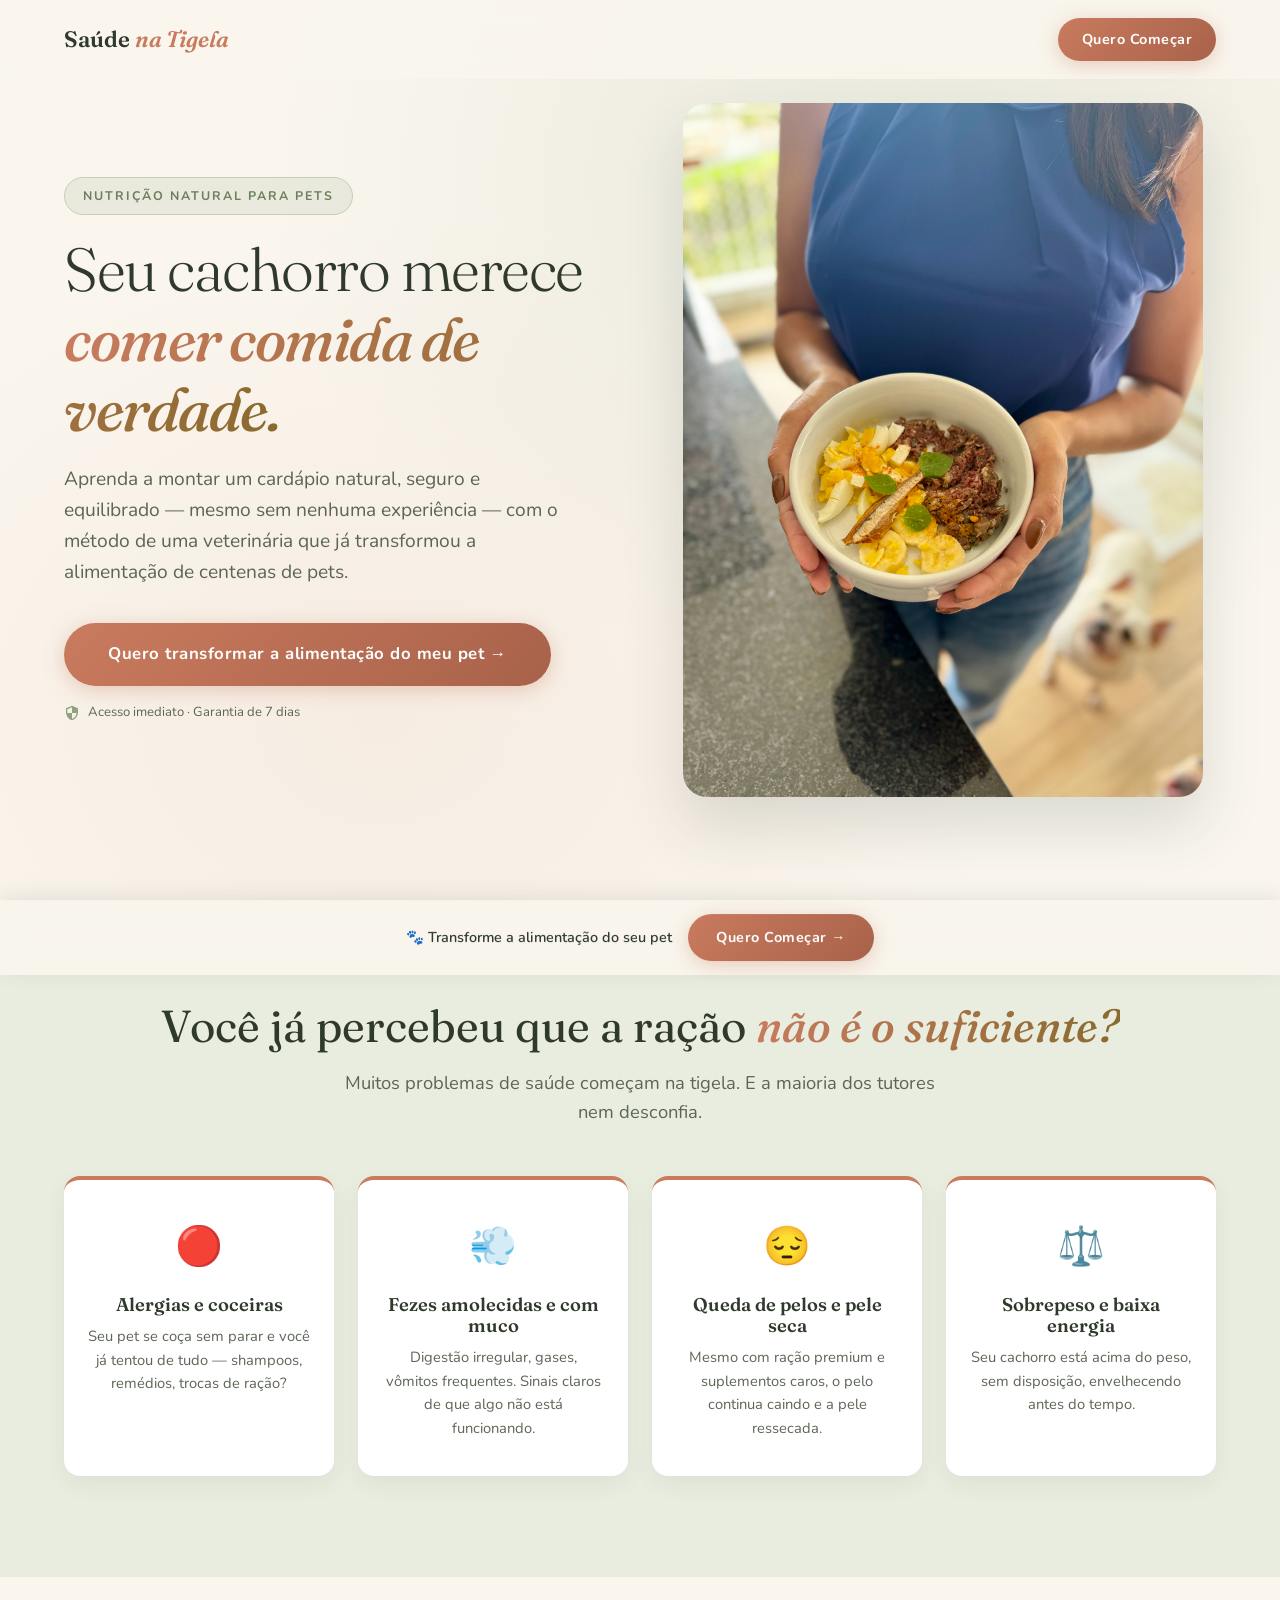
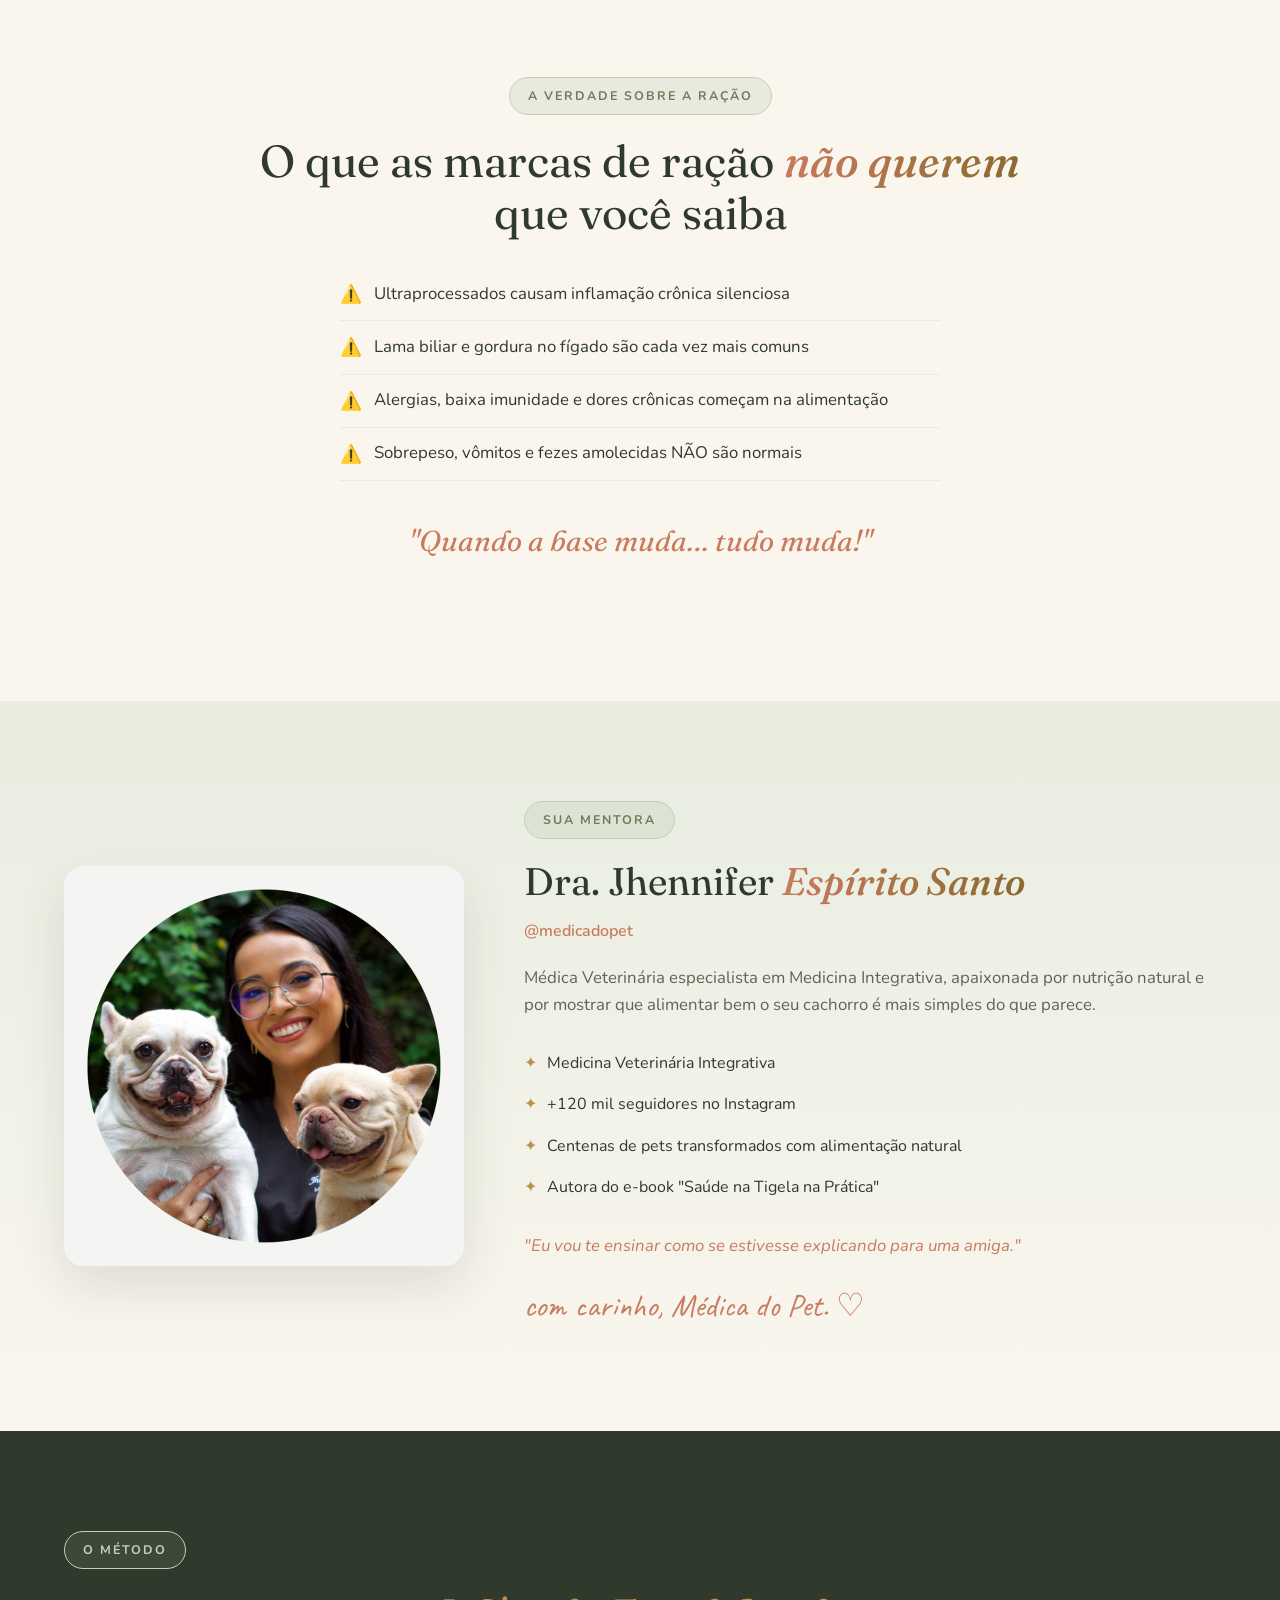
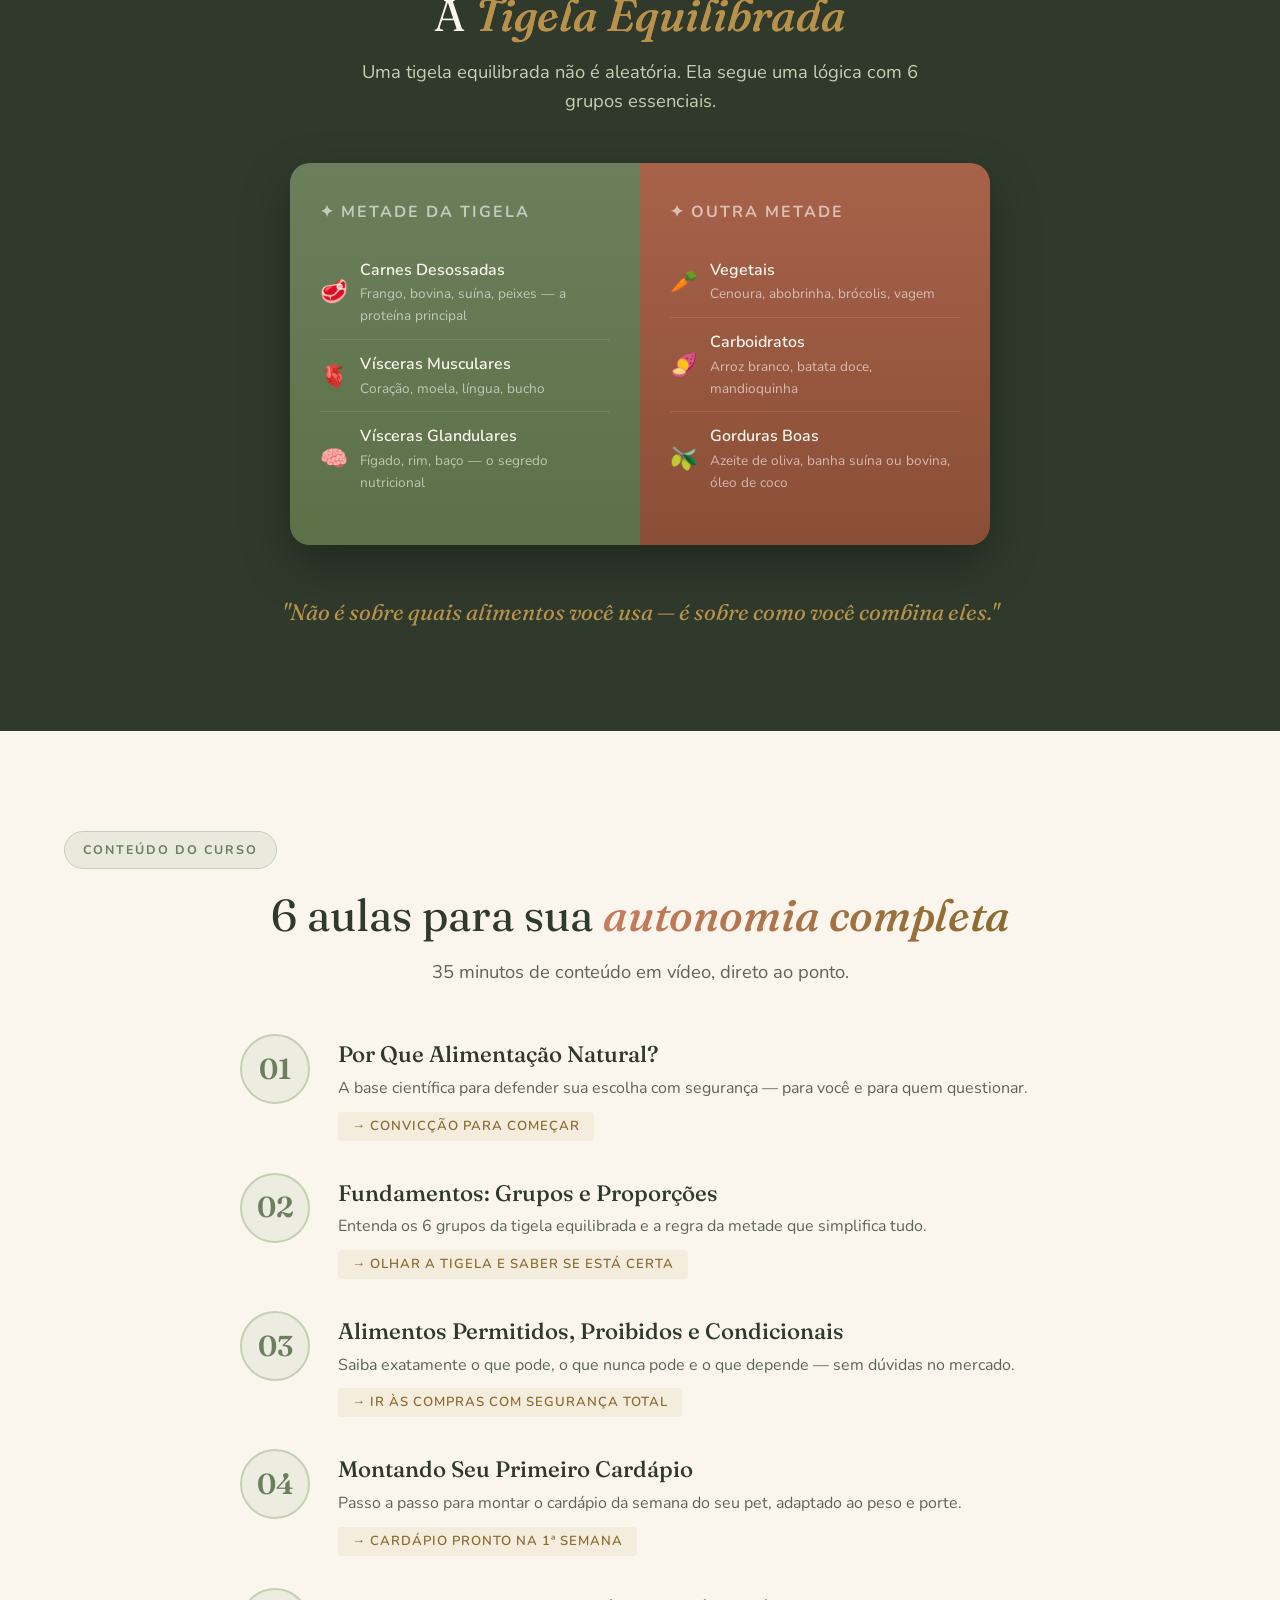
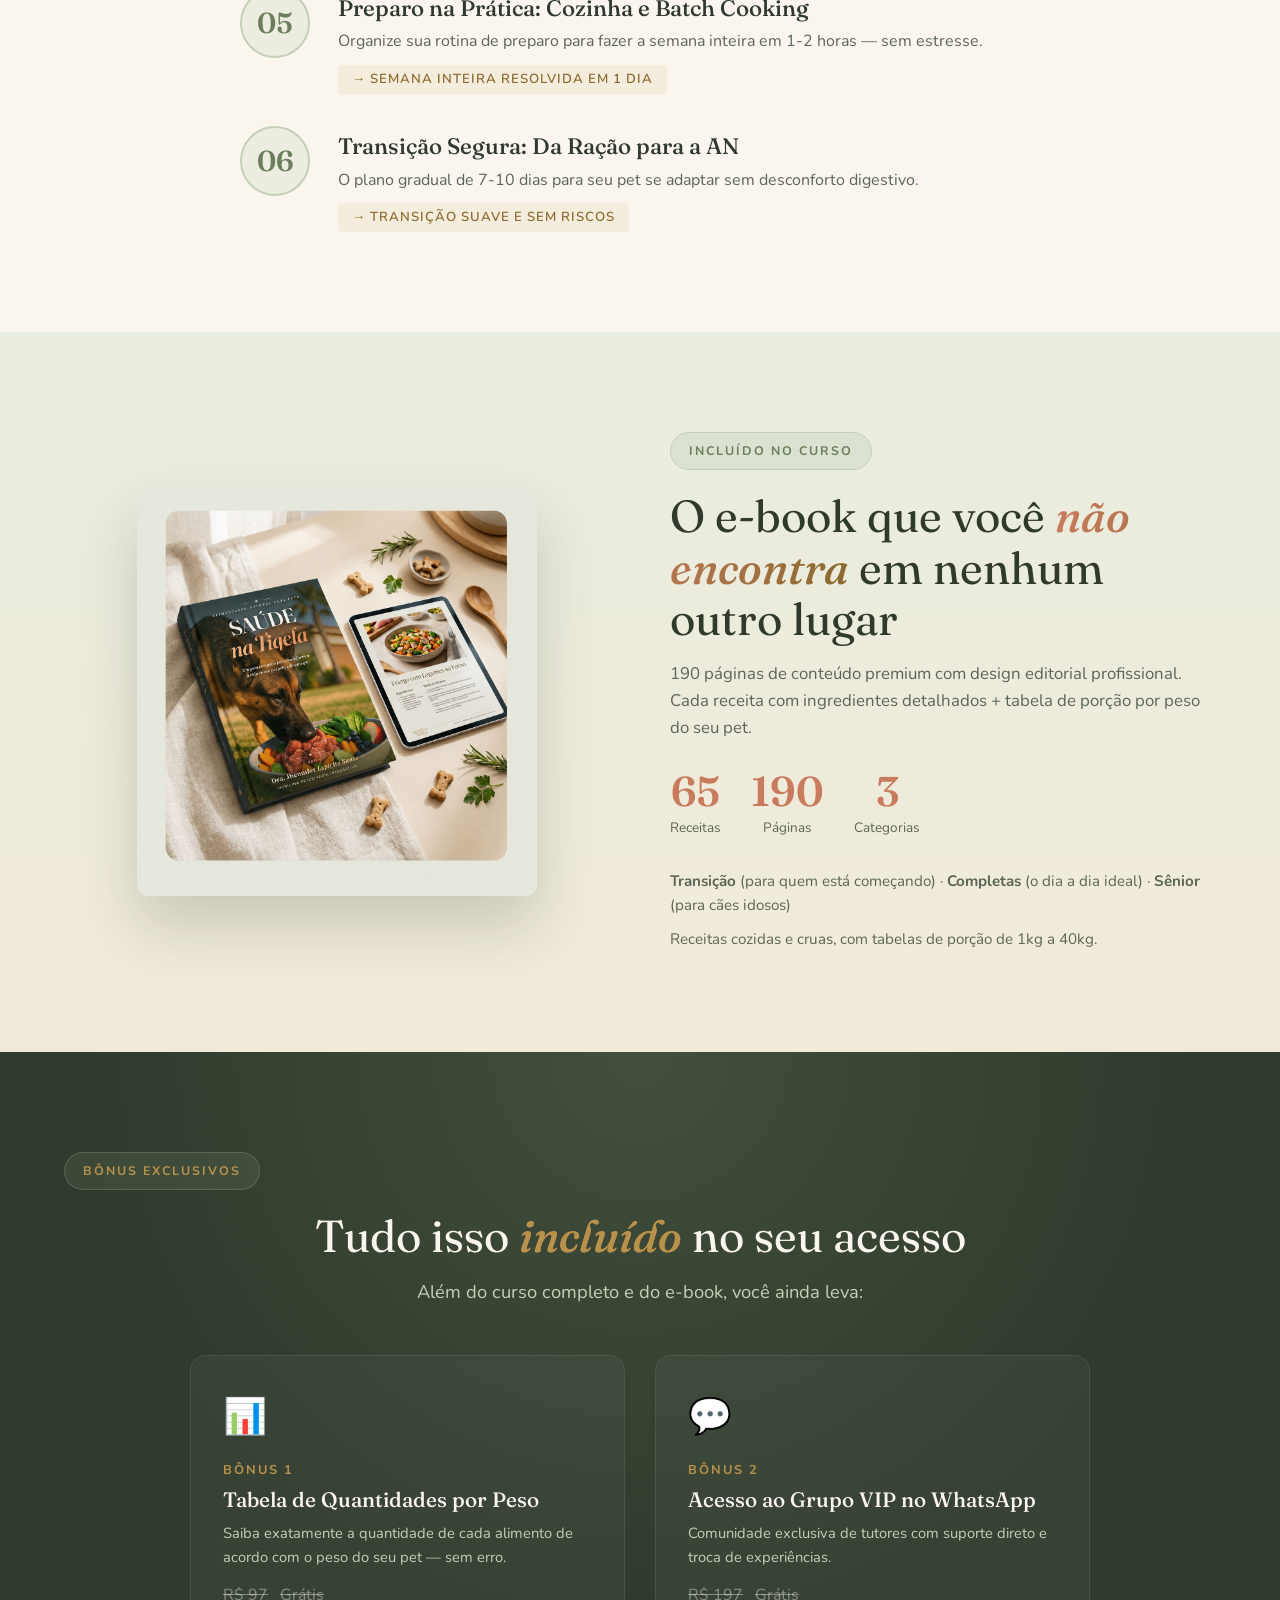
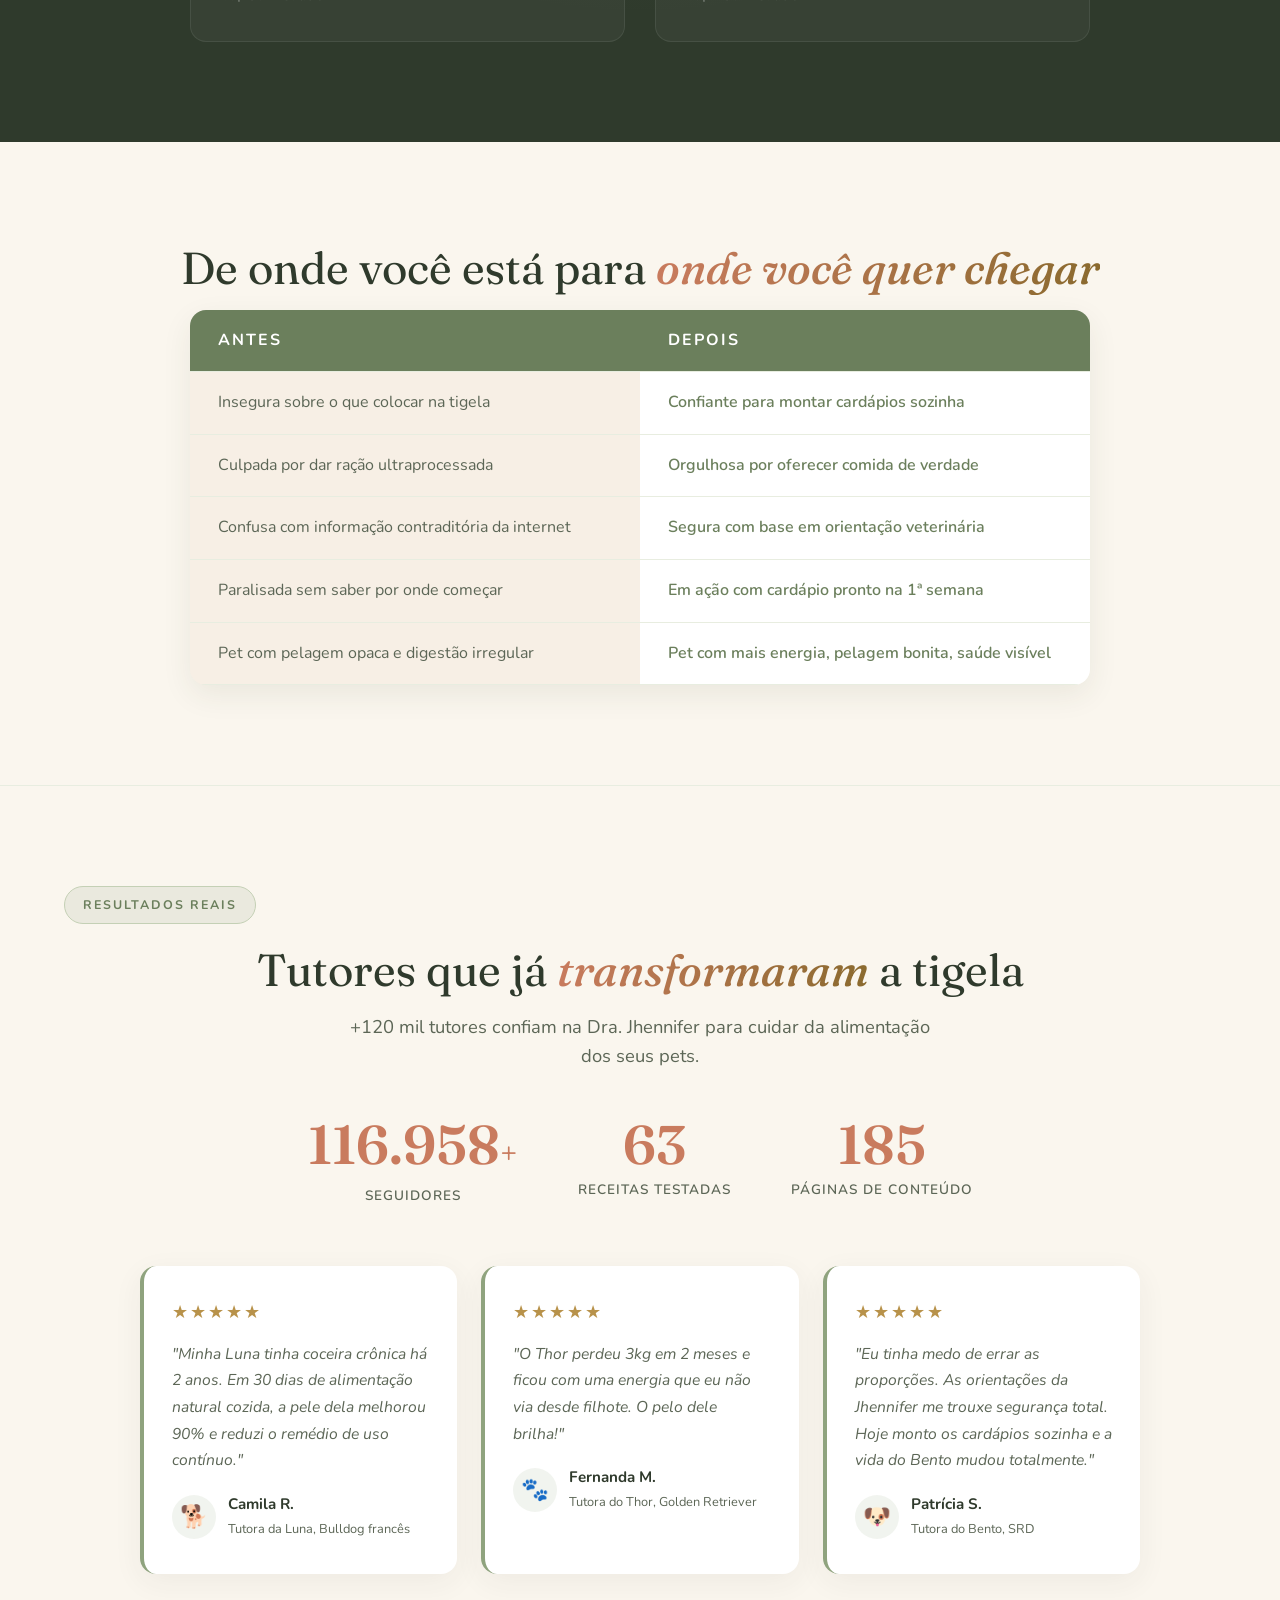
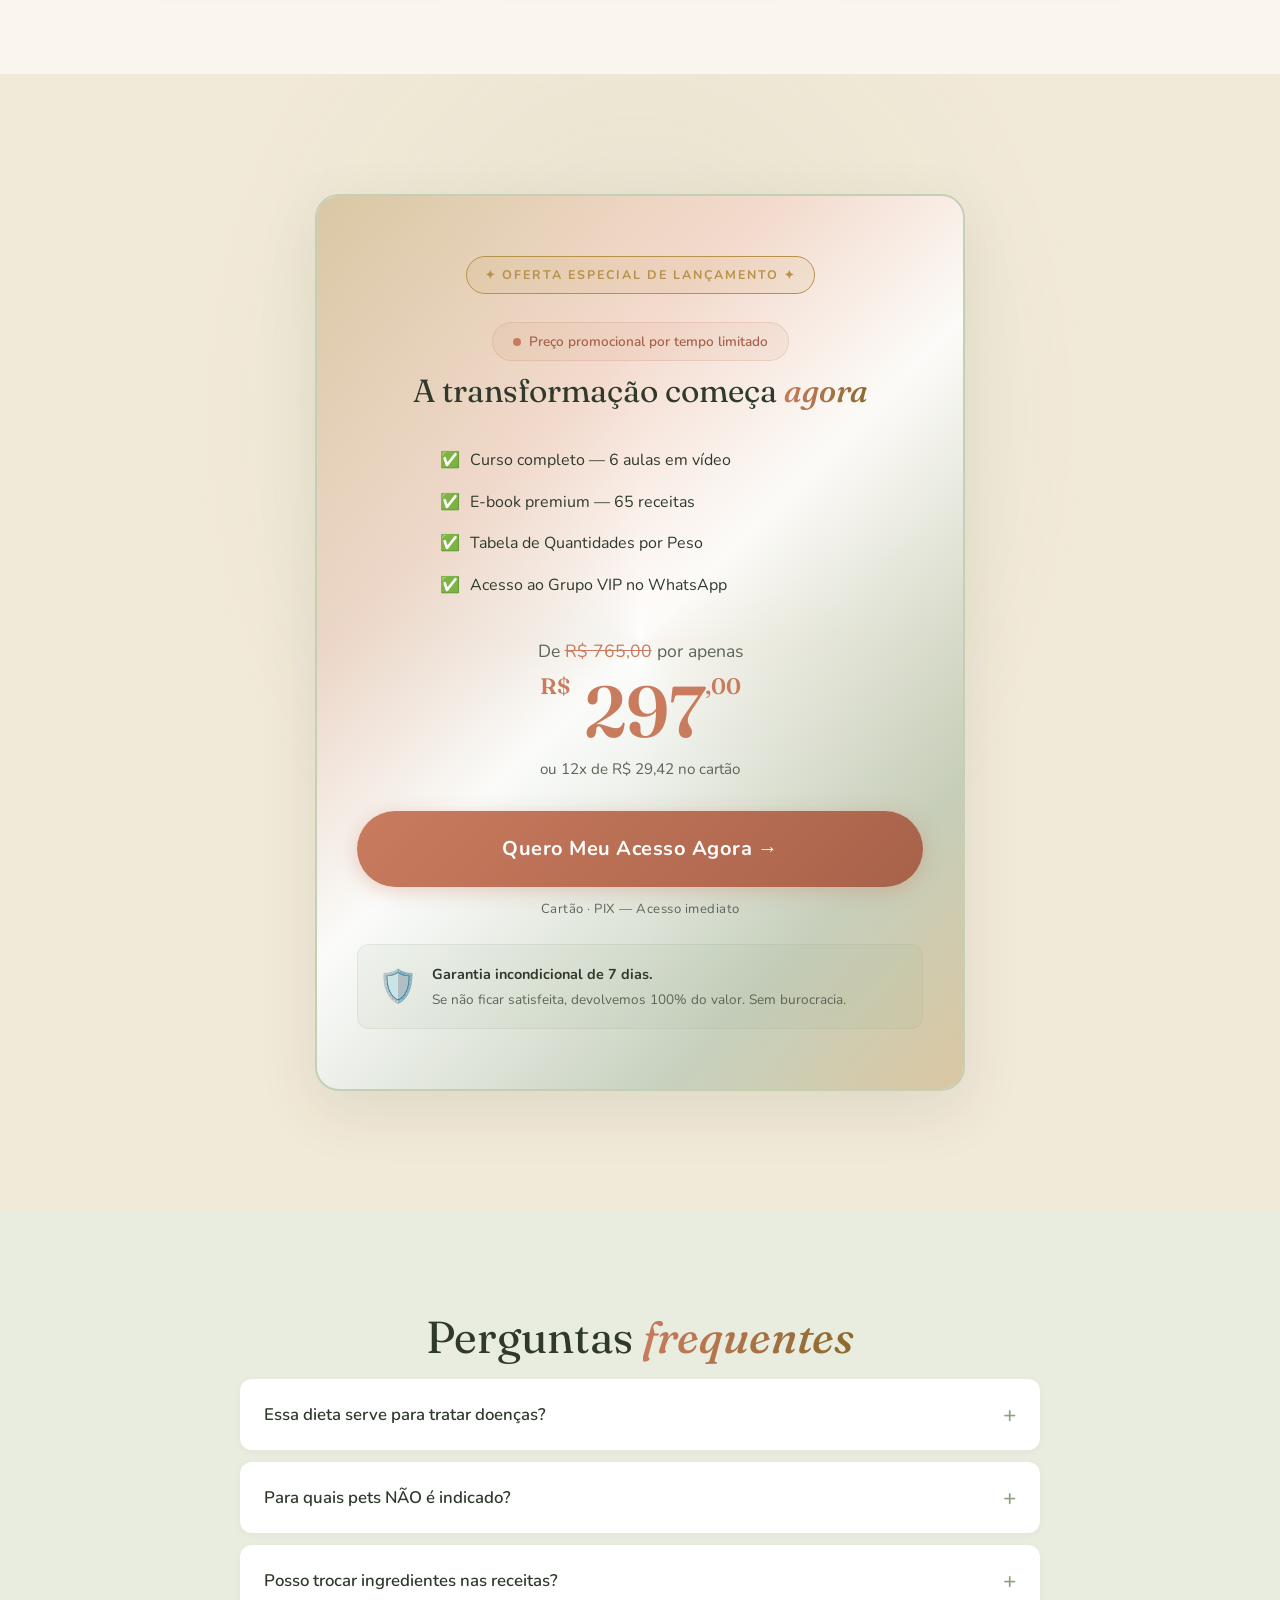
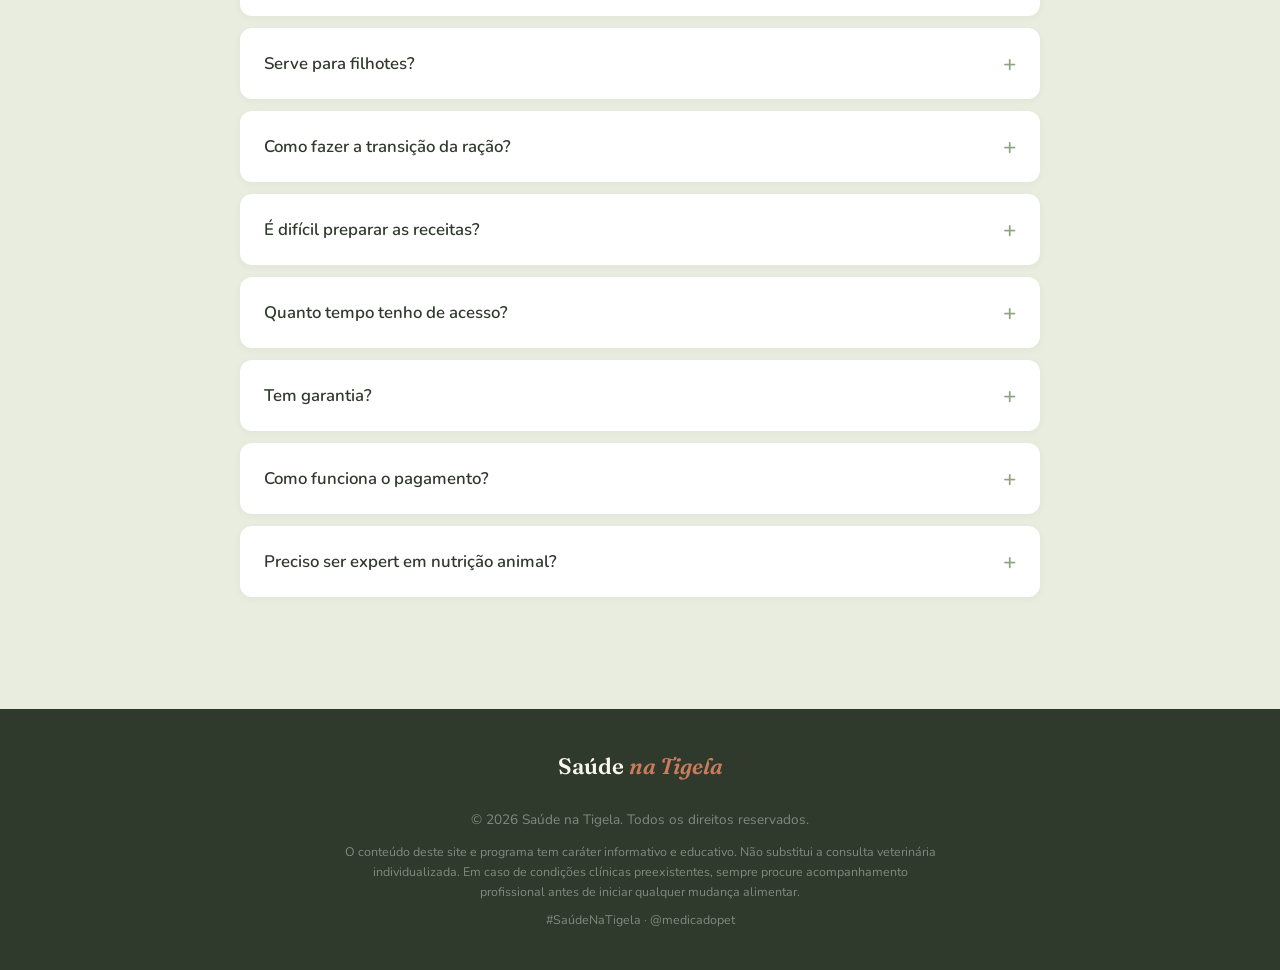
<file: index.html>
<!DOCTYPE html>
<html lang="pt-BR">
<head>
  <meta charset="UTF-8">
  <meta name="viewport" content="width=device-width, initial-scale=1.0">
  <link rel="preconnect" href="https://fonts.googleapis.com">
  <link rel="preconnect" href="https://fonts.gstatic.com" crossorigin>
  <link href="https://fonts.googleapis.com/css2?family=Fraunces:ital,opsz,wght@0,9..144,300;0,9..144,400;0,9..144,500;0,9..144,600;0,9..144,700;1,9..144,300;1,9..144,400;1,9..144,500;1,9..144,600&family=Nunito:wght@300;400;500;600;700&family=Caveat:wght@400;600&display=swap" rel="stylesheet">
  <title>Saúde na Tigela | Alimentação Natural para Pets — Curso Completo</title>
  <meta name="description" content="Aprenda a montar um cardápio natural, seguro e equilibrado para seu cachorro com o método da Dra. Jhennifer. 65 receitas + calculadora IA.">
  <meta property="og:title" content="Saúde na Tigela — Seu cachorro merece comer comida de verdade">
  <meta property="og:description" content="O passo a passo completo para substituir a ração ultraprocessada. 65 receitas + 7 módulos + calculadora IA.">
  <meta property="og:type" content="website">
  <meta property="og:image" content="https://saudenatigela.com.br/assets/hero-bowl.png">
  <link rel="icon" type="image/svg+xml" href="data:image/svg+xml,<svg xmlns='http://www.w3.org/2000/svg' viewBox='0 0 100 100'><text y='.9em' font-size='90'>🥗</text></svg>">
  <link rel="stylesheet" href="style.css">

  <!-- Meta Pixel Code — SUBSTITUIR SEU_PIXEL_ID pelo ID real -->
  <!--
  <script>
  !function(f,b,e,v,n,t,s)
  {if(f.fbq)return;n=f.fbq=function(){n.callMethod?
  n.callMethod.apply(n,arguments):n.queue.push(arguments)};
  if(!f._fbq)f._fbq=n;n.push=n;n.loaded=!0;n.version='2.0';
  n.queue=[];t=b.createElement(e);t.async=!0;
  t.src=v;s=b.getElementsByTagName(e)[0];
  s.parentNode.insertBefore(t,s)}(window, document,'script',
  'https://connect.facebook.net/en_US/fbevents.js');
  fbq('init', 'SEU_PIXEL_ID');
  fbq('track', 'PageView');
  </script>
  -->

  <!-- Google Tag Manager -->
  <script>(function(w,d,s,l,i){w[l]=w[l]||[];w[l].push({'gtm.start':
  new Date().getTime(),event:'gtm.js'});var f=d.getElementsByTagName(s)[0],
  j=d.createElement(s),dl=l!='dataLayer'?'&l='+l:'';j.async=true;j.src=
  'https://www.googletagmanager.com/gtm.js?id='+i+dl;f.parentNode.insertBefore(j,f);
  })(window,document,'script','dataLayer','GTM-MJR52B3T');</script>
  <!-- End Google Tag Manager -->
</head>
<body>
  <!-- Google Tag Manager (noscript) -->
  <noscript><iframe src="https://www.googletagmanager.com/ns.html?id=GTM-MJR52B3T"
  height="0" width="0" style="display:none;visibility:hidden"></iframe></noscript>
  <!-- End Google Tag Manager (noscript) -->

  <!-- ═══ HEADER ═══ -->
  <header id="header">
    <div class="container">
      <a href="#" class="logo">Saúde <span>na Tigela</span></a>
      <a href="https://pay.kiwify.com.br/NAkqSP6" target="_blank" rel="noopener" class="btn cta-checkout">Quero Começar</a>
    </div>
  </header>

  <!-- ═══ HERO ═══ -->
  <section class="hero" id="hero">
    <div class="container hero-content">
      <div class="hero-text reveal">
        <div class="badge">Nutrição Natural para Pets</div>
        <h1>Seu cachorro merece <span class="highlight-italic">comer comida de verdade.</span></h1>
        <p>Aprenda a montar um cardápio natural, seguro e equilibrado — mesmo sem nenhuma experiência — com o método de uma veterinária que já transformou a alimentação de centenas de pets.</p>
        <div class="hero-action">
          <a href="https://pay.kiwify.com.br/NAkqSP6" target="_blank" rel="noopener" class="btn cta-checkout">Quero transformar a alimentação do meu pet →</a>
        </div>
        <div class="secure-badge">
          <svg viewBox="0 0 24 24"><path d="M12 1L3 5v6c0 5.55 3.84 10.74 9 12 5.16-1.26 9-6.45 9-12V5l-9-4zm0 10.99h7c-.53 4.12-3.28 7.79-7 8.94V12H5V6.3l7-3.11v8.8z"/></svg>
          Acesso imediato · Garantia de 7 dias
        </div>
      </div>
      <div class="hero-visual reveal delay-2">
        <img src="assets/hero-bowl.png" alt="Tigela de alimentação natural para pets" class="hero-image" loading="eager" onerror="this.onerror=null;this.src='assets/hero-bowl.svg'">
      </div>
    </div>
  </section>

  <!-- ═══ DOR / PAIN POINTS ═══ -->
  <section class="pain" id="pain">
    <div class="container">
      <h2 class="section-title reveal">Você já percebeu que a ração <span class="highlight-italic">não é o suficiente?</span></h2>
      <p class="section-subtitle reveal delay-1">Muitos problemas de saúde começam na tigela. E a maioria dos tutores nem desconfia.</p>
      <div class="pain-grid">
        <div class="pain-card reveal delay-1">
          <div class="pain-icon">🔴</div>
          <h3>Alergias e coceiras</h3>
          <p>Seu pet se coça sem parar e você já tentou de tudo — shampoos, remédios, trocas de ração?</p>
        </div>
        <div class="pain-card reveal delay-2">
          <div class="pain-icon">💨</div>
          <h3>Fezes amolecidas e com muco</h3>
          <p>Digestão irregular, gases, vômitos frequentes. Sinais claros de que algo não está funcionando.</p>
        </div>
        <div class="pain-card reveal delay-3">
          <div class="pain-icon">😔</div>
          <h3>Queda de pelos e pele seca</h3>
          <p>Mesmo com ração premium e suplementos caros, o pelo continua caindo e a pele ressecada.</p>
        </div>
        <div class="pain-card reveal delay-4">
          <div class="pain-icon">⚖️</div>
          <h3>Sobrepeso e baixa energia</h3>
          <p>Seu cachorro está acima do peso, sem disposição, envelhecendo antes do tempo.</p>
        </div>
      </div>
    </div>
  </section>

  <!-- ═══ AGITAÇÃO ═══ -->
  <section class="agitation" id="agitation">
    <div class="container">
      <div class="agitation-content reveal">
        <div class="badge">A verdade sobre a ração</div>
        <h2 class="section-title">O que as marcas de ração <span class="highlight-italic">não querem</span> que você saiba</h2>
        <ul class="agitation-list">
          <li>Ultraprocessados causam inflamação crônica silenciosa</li>
          <li>Lama biliar e gordura no fígado são cada vez mais comuns</li>
          <li>Alergias, baixa imunidade e dores crônicas começam na alimentação</li>
          <li>Sobrepeso, vômitos e fezes amolecidas NÃO são normais</li>
        </ul>
        <blockquote>"Quando a base muda… tudo muda!"</blockquote>
      </div>
    </div>
  </section>

  <!-- ═══ EXPERT / AUTORIDADE ═══ -->
  <section class="expert" id="expert">
    <div class="container expert-content">
      <div class="reveal">
        <img src="assets/expert-photo.png" alt="Dra. Jhennifer Espírito Santo — Médica Veterinária Integrativa" class="expert-photo" loading="lazy" onerror="this.onerror=null;this.src='assets/expert.svg'">
      </div>
      <div class="expert-info reveal delay-2">
        <div class="badge">Sua mentora</div>
        <h2>Dra. Jhennifer <span class="highlight-italic">Espírito Santo</span></h2>
        <span class="expert-handle">@medicadopet</span>
        <p>Médica Veterinária especialista em Medicina Integrativa, apaixonada por nutrição natural e por mostrar que alimentar bem o seu cachorro é mais simples do que parece.</p>
        <ul class="expert-credentials">
          <li>Medicina Veterinária Integrativa</li>
          <li>+120 mil seguidores no Instagram</li>
          <li>Centenas de pets transformados com alimentação natural</li>
          <li>Autora do e-book "Saúde na Tigela na Prática"</li>
        </ul>
        <p style="font-style:italic; color:var(--terracotta);">"Eu vou te ensinar como se estivesse explicando para uma amiga."</p>
        <div class="expert-signature">com carinho, Médica do Pet. ♡</div>
      </div>
    </div>
  </section>

  <!-- ═══ MÉTODO DA TIGELA ═══ -->
  <section class="method" id="method">
    <div class="container">
      <div class="badge reveal" style="border-color:var(--sage-soft); color:var(--sage-soft);">O Método</div>
      <h2 class="section-title reveal">A <span class="highlight-italic" style="-webkit-text-fill-color:var(--gold);">Tigela Equilibrada</span></h2>
      <p class="section-subtitle reveal delay-1">Uma tigela equilibrada não é aleatória. Ela segue uma lógica com 6 grupos essenciais.</p>

      <div class="bowl-diagram reveal delay-2">
        <div class="bowl-half">
          <h3>✦ Metade da Tigela</h3>
          <div class="bowl-item">
            <span class="bowl-item-icon">🥩</span>
            <div><span class="bowl-item-name">Carnes Desossadas</span><span class="bowl-item-desc">Frango, bovina, suína, peixes — a proteína principal</span></div>
          </div>
          <div class="bowl-item">
            <span class="bowl-item-icon">🫀</span>
            <div><span class="bowl-item-name">Vísceras Musculares</span><span class="bowl-item-desc">Coração, moela, língua, bucho</span></div>
          </div>
          <div class="bowl-item">
            <span class="bowl-item-icon">🧠</span>
            <div><span class="bowl-item-name">Vísceras Glandulares</span><span class="bowl-item-desc">Fígado, rim, baço — o segredo nutricional</span></div>
          </div>
        </div>
        <div class="bowl-half">
          <h3>✦ Outra Metade</h3>
          <div class="bowl-item">
            <span class="bowl-item-icon">🥕</span>
            <div><span class="bowl-item-name">Vegetais</span><span class="bowl-item-desc">Cenoura, abobrinha, brócolis, vagem</span></div>
          </div>
          <div class="bowl-item">
            <span class="bowl-item-icon">🍠</span>
            <div><span class="bowl-item-name">Carboidratos</span><span class="bowl-item-desc">Arroz branco, batata doce, mandioquinha</span></div>
          </div>
          <div class="bowl-item">
            <span class="bowl-item-icon">🫒</span>
            <div><span class="bowl-item-name">Gorduras Boas</span><span class="bowl-item-desc">Azeite de oliva, banha suína ou bovina, óleo de coco</span></div>
          </div>
        </div>
      </div>

      <p class="method-quote reveal delay-3">"Não é sobre quais alimentos você usa — é sobre como você combina eles."</p>
    </div>
  </section>

  <!-- ═══ MÓDULOS DO CURSO ═══ -->
  <section class="modules" id="modules">
    <div class="container">
      <div class="badge reveal">Conteúdo do Curso</div>
      <h2 class="section-title reveal">6 aulas para sua <span class="highlight-italic">autonomia completa</span></h2>
      <p class="section-subtitle reveal delay-1">35 minutos de conteúdo em vídeo, direto ao ponto.</p>

      <div class="modules-timeline">
        <div class="module-step reveal">
          <div class="module-number">01</div>
          <div class="module-content">
            <h3>Por Que Alimentação Natural?</h3>
            <p>A base científica para defender sua escolha com segurança — para você e para quem questionar.</p>
            <span class="module-result">→ Convicção para começar</span>
          </div>
        </div>
        <div class="module-step reveal delay-1">
          <div class="module-number">02</div>
          <div class="module-content">
            <h3>Fundamentos: Grupos e Proporções</h3>
            <p>Entenda os 6 grupos da tigela equilibrada e a regra da metade que simplifica tudo.</p>
            <span class="module-result">→ Olhar a tigela e saber se está certa</span>
          </div>
        </div>
        <div class="module-step reveal delay-1">
          <div class="module-number">03</div>
          <div class="module-content">
            <h3>Alimentos Permitidos, Proibidos e Condicionais</h3>
            <p>Saiba exatamente o que pode, o que nunca pode e o que depende — sem dúvidas no mercado.</p>
            <span class="module-result">→ Ir às compras com segurança total</span>
          </div>
        </div>
        <div class="module-step reveal delay-1">
          <div class="module-number">04</div>
          <div class="module-content">
            <h3>Montando Seu Primeiro Cardápio</h3>
            <p>Passo a passo para montar o cardápio da semana do seu pet, adaptado ao peso e porte.</p>
            <span class="module-result">→ Cardápio pronto na 1ª semana</span>
          </div>
        </div>
        <div class="module-step reveal delay-1">
          <div class="module-number">05</div>
          <div class="module-content">
            <h3>Preparo na Prática: Cozinha e Batch Cooking</h3>
            <p>Organize sua rotina de preparo para fazer a semana inteira em 1-2 horas — sem estresse.</p>
            <span class="module-result">→ Semana inteira resolvida em 1 dia</span>
          </div>
        </div>
        <div class="module-step reveal delay-1">
          <div class="module-number">06</div>
          <div class="module-content">
            <h3>Transição Segura: Da Ração para a AN</h3>
            <p>O plano gradual de 7-10 dias para seu pet se adaptar sem desconforto digestivo.</p>
            <span class="module-result">→ Transição suave e sem riscos</span>
          </div>
        </div>
      </div>
    </div>
  </section>

  <!-- ═══ E-BOOK SHOWCASE ═══ -->
  <section class="ebook" id="ebook">
    <div class="container ebook-content">
      <div class="reveal">
        <img src="assets/ebook-mockup.png" alt="E-book Saúde na Tigela na Prática — 65 receitas" class="ebook-image" loading="lazy" onerror="this.onerror=null;this.src='assets/ebook.svg'">
      </div>
      <div class="reveal delay-2">
        <div class="badge">Incluído no curso</div>
        <h2 class="section-title" style="text-align:left;">O e-book que você <span class="highlight-italic">não encontra</span> em nenhum outro lugar</h2>
        <p style="color:var(--ink-soft); font-size:1.05rem; margin-bottom:20px;">190 páginas de conteúdo premium com design editorial profissional. Cada receita com ingredientes detalhados + tabela de porção por peso do seu pet.</p>

        <div class="ebook-stats">
          <div class="stat">
            <div class="stat-number">65</div>
            <div class="stat-label">Receitas</div>
          </div>
          <div class="stat">
            <div class="stat-number">190</div>
            <div class="stat-label">Páginas</div>
          </div>
          <div class="stat">
            <div class="stat-number">3</div>
            <div class="stat-label">Categorias</div>
          </div>
        </div>

        <p style="color:var(--ink-soft); font-size:.95rem;"><strong>Transição</strong> (para quem está começando) · <strong>Completas</strong> (o dia a dia ideal) · <strong>Sênior</strong> (para cães idosos)</p>
        <p style="color:var(--ink-soft); font-size:.95rem; margin-top:10px;">Receitas cozidas e cruas, com tabelas de porção de 1kg a 40kg.</p>
      </div>
    </div>
  </section>

  <!-- ═══ BÔNUS ═══ -->
  <section class="bonus" id="bonus">
    <div class="container">
      <div class="badge reveal" style="border-color:rgba(255,255,255,.15); color:var(--gold);">Bônus exclusivos</div>
      <h2 class="section-title reveal">Tudo isso <span class="highlight-italic" style="-webkit-text-fill-color:var(--gold);">incluído</span> no seu acesso</h2>
      <p class="section-subtitle reveal delay-1">Além do curso completo e do e-book, você ainda leva:</p>

      <div class="bonus-grid">
        <div class="bonus-card reveal delay-1">
          <div class="bonus-icon">📊</div>
          <h4>Bônus 1</h4>
          <h3>Tabela de Quantidades por Peso</h3>
          <p>Saiba exatamente a quantidade de cada alimento de acordo com o peso do seu pet — sem erro.</p>
          <div class="bonus-value"><span>R$ 97</span> <span class="bonus-free">Grátis</span></div>
        </div>
        <div class="bonus-card reveal delay-2">
          <div class="bonus-icon">💬</div>
          <h4>Bônus 2</h4>
          <h3>Acesso ao Grupo VIP no WhatsApp</h3>
          <p>Comunidade exclusiva de tutores com suporte direto e troca de experiências.</p>
          <div class="bonus-value"><span>R$ 197</span> <span class="bonus-free">Grátis</span></div>
        </div>
      </div>
    </div>
  </section>

  <!-- ═══ TRANSFORMAÇÃO ═══ -->
  <section class="transformation" id="transformation">
    <div class="container">
      <h2 class="section-title reveal">De onde você está para <span class="highlight-italic">onde você quer chegar</span></h2>
      <div class="transform-table reveal delay-1">
        <div class="transform-row header">
          <div class="transform-cell">Antes</div>
          <div class="transform-cell">Depois</div>
        </div>
        <div class="transform-row">
          <div class="transform-cell">Insegura sobre o que colocar na tigela</div>
          <div class="transform-cell">Confiante para montar cardápios sozinha</div>
        </div>
        <div class="transform-row">
          <div class="transform-cell">Culpada por dar ração ultraprocessada</div>
          <div class="transform-cell">Orgulhosa por oferecer comida de verdade</div>
        </div>
        <div class="transform-row">
          <div class="transform-cell">Confusa com informação contraditória da internet</div>
          <div class="transform-cell">Segura com base em orientação veterinária</div>
        </div>
        <div class="transform-row">
          <div class="transform-cell">Paralisada sem saber por onde começar</div>
          <div class="transform-cell">Em ação com cardápio pronto na 1ª semana</div>
        </div>
        <div class="transform-row">
          <div class="transform-cell">Pet com pelagem opaca e digestão irregular</div>
          <div class="transform-cell">Pet com mais energia, pelagem bonita, saúde visível</div>
        </div>
      </div>
    </div>
  </section>

  <!-- ═══ PROVA SOCIAL ═══ -->
  <section class="social-proof" id="social-proof">
    <div class="container">
      <div class="badge reveal">Resultados Reais</div>
      <h2 class="section-title reveal">Tutores que já <span class="highlight-italic">transformaram</span> a tigela</h2>
      <p class="section-subtitle reveal delay-1">+120 mil tutores confiam na Dra. Jhennifer para cuidar da alimentação dos seus pets.</p>

      <div class="proof-counter reveal delay-2">
        <div class="counter-item">
          <span class="counter-number" data-target="120000">0</span><span class="counter-suffix">+</span>
          <span class="counter-label">Seguidores</span>
        </div>
        <div class="counter-item">
          <span class="counter-number" data-target="65">0</span>
          <span class="counter-label">Receitas Testadas</span>
        </div>
        <div class="counter-item">
          <span class="counter-number" data-target="190">0</span>
          <span class="counter-label">Páginas de Conteúdo</span>
        </div>
      </div>

      <div class="testimonials-grid">
        <div class="testimonial-card reveal delay-1">
          <div class="testimonial-stars">★★★★★</div>
          <p>"Minha Luna tinha coceira crônica há 2 anos. Em 30 dias de alimentação natural cozida, a pele dela melhorou 90% e reduzi o remédio de uso contínuo."</p>
          <div class="testimonial-author">
            <div class="testimonial-avatar">🐕</div>
            <div><strong>Camila R.</strong><span>Tutora da Luna, Bulldog francês</span></div>
          </div>
        </div>
        <div class="testimonial-card reveal delay-2">
          <div class="testimonial-stars">★★★★★</div>
          <p>"O Thor perdeu 3kg em 2 meses e ficou com uma energia que eu não via desde filhote. O pelo dele brilha!"</p>
          <div class="testimonial-author">
            <div class="testimonial-avatar">🐾</div>
            <div><strong>Fernanda M.</strong><span>Tutora do Thor, Golden Retriever</span></div>
          </div>
        </div>
        <div class="testimonial-card reveal delay-3">
          <div class="testimonial-stars">★★★★★</div>
          <p>"Eu tinha medo de errar as proporções. As orientações da Jhennifer me trouxe segurança total. Hoje monto os cardápios sozinha e a vida do Bento mudou totalmente."</p>
          <div class="testimonial-author">
            <div class="testimonial-avatar">🐶</div>
            <div><strong>Patrícia S.</strong><span>Tutora do Bento, SRD</span></div>
          </div>
        </div>
      </div>
    </div>
  </section>

  <!-- ═══ OFERTA ═══ -->
  <section class="offer" id="offer">
    <div class="container">
      <div class="offer-card reveal">
        <div class="badge" style="background:rgba(184,146,74,.1); border-color:var(--gold); color:var(--gold);">✦ Oferta Especial de Lançamento ✦</div>
        <div class="urgency-banner">
          <span class="urgency-dot"></span>
          <span>Preço promocional por tempo limitado</span>
        </div>
        <h2 style="font-size:2rem; font-weight:400; margin-top:12px;">A transformação começa <span class="highlight-italic">agora</span></h2>

        <ul class="offer-checklist">
          <li>Curso completo — 6 aulas em vídeo</li>
          <li>E-book premium — 65 receitas</li>
          <li>Tabela de Quantidades por Peso</li>
          <li>Acesso ao Grupo VIP no WhatsApp</li>
        </ul>

        <div class="price-box">
          <div class="price-original">De <s>R$ 765,00</s> por apenas</div>
          <div class="price-current"><small>R$</small> 297<small>,00</small></div>
          <p class="price-installment">ou 12x de R$ 29,42 no cartão</p>
        </div>

        <a href="https://pay.kiwify.com.br/NAkqSP6" target="_blank" rel="noopener" id="checkout-btn" class="btn cta-checkout" style="width:100%; font-size:1.25rem; padding:22px; text-align:center; display:block;">Quero Meu Acesso Agora →</a>
        <p class="offer-payment-methods">Cartão · PIX — Acesso imediato</p>

        <div class="guarantee">
          <div class="guarantee-shield">🛡️</div>
          <div>
            <strong>Garantia incondicional de 7 dias.</strong>
            <span>Se não ficar satisfeita, devolvemos 100% do valor. Sem burocracia.</span>
          </div>
        </div>
      </div>
    </div>
  </section>

  <!-- ═══ FAQ ═══ -->
  <section class="faq" id="faq">
    <div class="container">
      <h2 class="section-title reveal">Perguntas <span class="highlight-italic">frequentes</span></h2>
      <div class="faq-list">
        <div class="faq-item reveal">
          <button class="faq-question" aria-expanded="false">Essa dieta serve para tratar doenças?</button>
          <div class="faq-answer" role="region">Não. O conteúdo tem caráter informativo e educativo. Não substitui a consulta veterinária individualizada. Em caso de condições clínicas preexistentes, sempre procure acompanhamento profissional.</div>
        </div>
        <div class="faq-item reveal delay-1">
          <button class="faq-question">Para quais pets NÃO é indicado?</button>
          <div class="faq-answer">Pets com doença renal crônica estágio 3-4, insuficiência pancreática exócrina, pancreatite aguda, linfangiectasia, gastrite crônica, doença inflamatória intestinal crônica, hipertireoidismo, hepatite moderada/avançada, shunt portossistêmico ou cálculos urinários devem ter acompanhamento veterinário individual.</div>
        </div>
        <div class="faq-item reveal delay-1">
          <button class="faq-question">Posso trocar ingredientes nas receitas?</button>
          <div class="faq-answer">Recomendamos seguir as receitas exatamente como descritas, pois substituições alteram as calorias e o perfil nutricional.</div>
        </div>
        <div class="faq-item reveal delay-1">
          <button class="faq-question">Serve para filhotes?</button>
          <div class="faq-answer">Não. As receitas são formuladas para cães adultos e idosos (em média, a partir de 12 meses). Filhotes têm necessidades nutricionais específicas.</div>
        </div>
        <div class="faq-item reveal delay-1">
          <button class="faq-question">Como fazer a transição da ração?</button>
          <div class="faq-answer">O módulo 6 do curso ensina o plano completo de transição gradual de 7-10 dias, para que seu pet se adapte sem desconforto digestivo. Começamos com receitas de transição (ingredientes mínimos) e evoluímos gradualmente.</div>
        </div>
        <div class="faq-item reveal delay-1">
          <button class="faq-question">É difícil preparar as receitas?</button>
          <div class="faq-answer">No começo parece, mas depois vira rotina! Com o batch cooking (preparo em lote), você resolve a semana inteira em 1-2 horas. O módulo 4 ensina a organização completa.</div>
        </div>
        <div class="faq-item reveal delay-1">
          <button class="faq-question">Quanto tempo tenho de acesso?</button>
          <div class="faq-answer">O acesso ao curso e a todos os materiais é vitalício. Uma vez adquirido, o conteúdo é seu para sempre, incluindo futuras atualizações.</div>
        </div>
        <div class="faq-item reveal delay-1">
          <button class="faq-question">Tem garantia?</button>
          <div class="faq-answer">Sim! Garantia incondicional de 7 dias. Se por qualquer motivo você não ficar satisfeita, basta solicitar o reembolso e devolvemos 100% do seu investimento. Seu risco é zero.</div>
        </div>
        <div class="faq-item reveal delay-1">
          <button class="faq-question">Como funciona o pagamento?</button>
          <div class="faq-answer">O pagamento é feito de forma 100% segura pela Kiwify. Você pode pagar no cartão de crédito (até 12x) ou PIX. O acesso é liberado imediatamente após a confirmação.</div>
        </div>
        <div class="faq-item reveal delay-1">
          <button class="faq-question">Preciso ser expert em nutrição animal?</button>
          <div class="faq-answer">De jeito nenhum! O curso foi feito para tutoras que nunca tiveram contato com alimentação natural. A Dra. Jhennifer explica tudo como se estivesse conversando com uma amiga — simples, direto e sem termos complicados.</div>
        </div>
      </div>
    </div>
  </section>

  <!-- ═══ FOOTER ═══ -->
  <footer>
    <div class="container">
      <a href="#" class="logo">Saúde <span>na Tigela</span></a>
      <p>© 2026 Saúde na Tigela. Todos os direitos reservados.</p>
      <p style="margin-top:12px; font-size:.78rem;">O conteúdo deste site e programa tem caráter informativo e educativo. Não substitui a consulta veterinária individualizada. Em caso de condições clínicas preexistentes, sempre procure acompanhamento profissional antes de iniciar qualquer mudança alimentar.</p>
      <p style="margin-top:8px; font-size:.78rem;">#SaúdeNaTigela · @medicadopet</p>
    </div>
  </footer>

  <!-- ═══ FLOATING CTA ═══ -->
  <div class="floating-cta" id="floating-cta">
    <p>🐾 Transforme a alimentação do seu pet</p>
    <a href="https://pay.kiwify.com.br/NAkqSP6" target="_blank" rel="noopener" class="btn cta-checkout">Quero Começar →</a>
  </div>

  <script src="script.js"></script>
</body>
</html>
</file>
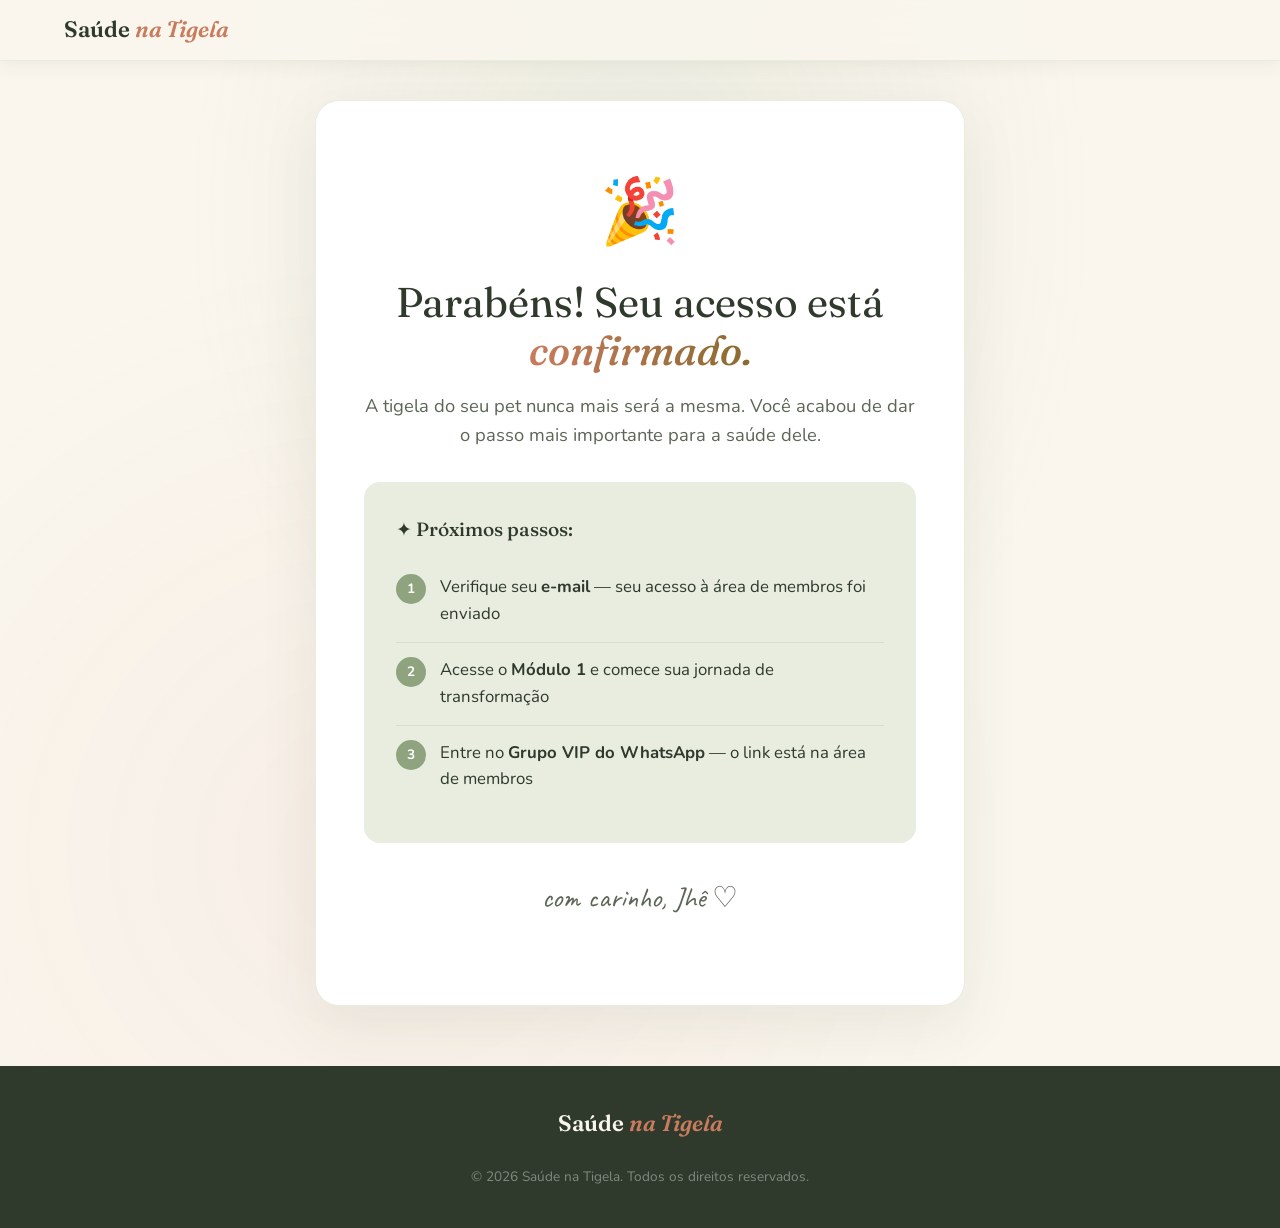
<file: obrigado.html>
<!DOCTYPE html>
<html lang="pt-BR">
<head>
  <meta charset="UTF-8">
  <meta name="viewport" content="width=device-width, initial-scale=1.0">
  <link rel="preconnect" href="https://fonts.googleapis.com">
  <link rel="preconnect" href="https://fonts.gstatic.com" crossorigin>
  <title>Parabéns! Seu acesso está confirmado | Saúde na Tigela</title>
  <meta name="robots" content="noindex, nofollow">
  <link rel="icon" type="image/svg+xml" href="data:image/svg+xml,<svg xmlns='http://www.w3.org/2000/svg' viewBox='0 0 100 100'><text y='.9em' font-size='90'>🥗</text></svg>">
  <link rel="stylesheet" href="style.css">

  <!-- Meta Pixel — Evento Purchase (descomentar com ID real) -->
  <!--
  <script>
  !function(f,b,e,v,n,t,s)
  {if(f.fbq)return;n=f.fbq=function(){n.callMethod?
  n.callMethod.apply(n,arguments):n.queue.push(arguments)};
  if(!f._fbq)f._fbq=n;n.push=n;n.loaded=!0;n.version='2.0';
  n.queue=[];t=b.createElement(e);t.async=!0;
  t.src=v;s=b.getElementsByTagName(e)[0];
  s.parentNode.insertBefore(t,s)}(window, document,'script',
  'https://connect.facebook.net/en_US/fbevents.js');
  fbq('init', 'SEU_PIXEL_ID');
  fbq('track', 'PageView');
  fbq('track', 'Purchase', {
    content_name: 'Saúde na Tigela na Prática',
    content_category: 'Pets & Nutrição',
    value: 297.00,
    currency: 'BRL',
  });
  </script>
  -->

  <style>
    .thankyou-page {
      min-height: 100vh;
      display: flex;
      align-items: center;
      padding-top: 100px;
      padding-bottom: 60px;
      text-align: center;
      background:
        radial-gradient(ellipse at 50% 20%, rgba(143,163,126,.12) 0%, transparent 50%),
        radial-gradient(ellipse at 30% 80%, rgba(201,123,94,.06) 0%, transparent 50%),
        var(--cream);
      position: relative;
      overflow: hidden;
    }

    .thankyou-card {
      max-width: 650px;
      margin: 0 auto;
      background: #fff;
      border-radius: 24px;
      padding: 60px 48px;
      box-shadow: 0 20px 60px rgba(47,58,44,.08);
      border: 1px solid var(--sage-whisper);
      position: relative;
      z-index: 2;
    }

    .thankyou-emoji {
      font-size: 4rem;
      margin-bottom: 16px;
      display: inline-block;
      animation: bounce 1s ease infinite;
    }
    @keyframes bounce {
      0%, 100% { transform: translateY(0); }
      50% { transform: translateY(-12px); }
    }

    .thankyou-card h1 {
      font-size: 2.6rem;
      font-weight: 400;
      margin-bottom: 16px;
    }

    .thankyou-card > p {
      font-size: 1.15rem;
      color: var(--ink-soft);
      margin-bottom: 24px;
    }

    .steps-box {
      background: var(--sage-whisper);
      border-radius: 16px;
      padding: 36px 32px;
      margin: 32px 0;
      text-align: left;
    }

    .steps-box h3 {
      font-size: 1.2rem;
      font-weight: 500;
      margin-bottom: 20px;
      color: var(--ink);
    }

    .step-item {
      padding: 14px 0;
      border-bottom: 1px solid rgba(143,163,126,.2);
      font-size: 1.05rem;
      display: flex;
      gap: 14px;
      align-items: flex-start;
      color: var(--ink);
    }
    .step-item:last-child { border-bottom: none; }

    .step-num {
      background: var(--sage);
      color: #fff;
      width: 30px; height: 30px;
      border-radius: 50%;
      display: flex;
      align-items: center;
      justify-content: center;
      font-size: .85rem;
      font-weight: 700;
      flex-shrink: 0;
    }

    .whatsapp-cta {
      display: inline-flex;
      align-items: center;
      gap: 10px;
      padding: 16px 36px;
      background: #25D366;
      color: #fff;
      text-decoration: none;
      font-weight: 700;
      font-size: 1.05rem;
      border-radius: 50px;
      margin-top: 24px;
      transition: all .3s ease;
      box-shadow: 0 4px 16px rgba(37,211,102,.3);
    }
    .whatsapp-cta:hover {
      transform: translateY(-3px);
      box-shadow: 0 8px 28px rgba(37,211,102,.45);
    }

    /* Confetti */
    .confetti {
      position: fixed;
      top: -10px;
      z-index: 10;
      animation: confetti-fall linear forwards;
      pointer-events: none;
    }
    @keyframes confetti-fall {
      to { transform: translateY(110vh) rotate(720deg); opacity: 0; }
    }

    @media (max-width:768px) {
      .thankyou-card { padding: 40px 24px; }
      .thankyou-card h1 { font-size: 2rem; }
      .steps-box { padding: 28px 20px; }
    }
  </style>

  <!-- Google Tag Manager -->
  <script>(function(w,d,s,l,i){w[l]=w[l]||[];w[l].push({'gtm.start':
  new Date().getTime(),event:'gtm.js'});var f=d.getElementsByTagName(s)[0],
  j=d.createElement(s),dl=l!='dataLayer'?'&l='+l:'';j.async=true;j.src=
  'https://www.googletagmanager.com/gtm.js?id='+i+dl;f.parentNode.insertBefore(j,f);
  })(window,document,'script','dataLayer','GTM-MJR52B3T');</script>
  <!-- End Google Tag Manager -->
</head>
<body>
  <!-- Google Tag Manager (noscript) -->
  <noscript><iframe src="https://www.googletagmanager.com/ns.html?id=GTM-MJR52B3T"
  height="0" width="0" style="display:none;visibility:hidden"></iframe></noscript>
  <!-- End Google Tag Manager (noscript) -->
  <header id="header" class="scrolled">
    <div class="container">
      <a href="index.html" class="logo">Saúde <span>na Tigela</span></a>
    </div>
  </header>

  <section class="thankyou-page">
    <div class="container">
      <div class="thankyou-card">
        <div class="thankyou-emoji">🎉</div>
        <h1>Parabéns! Seu acesso está <span class="highlight-italic">confirmado.</span></h1>
        <p>A tigela do seu pet nunca mais será a mesma. Você acabou de dar o passo mais importante para a saúde dele.</p>

        <div class="steps-box">
          <h3>✦ Próximos passos:</h3>
          <div class="step-item">
            <span class="step-num">1</span>
            <span>Verifique seu <strong>e-mail</strong> — seu acesso à área de membros foi enviado</span>
          </div>
          <div class="step-item">
            <span class="step-num">2</span>
            <span>Acesse o <strong>Módulo 1</strong> e comece sua jornada de transformação</span>
          </div>
          <div class="step-item">
            <span class="step-num">3</span>
            <span>Entre no <strong>Grupo VIP do WhatsApp</strong> — o link está na área de membros</span>
          </div>
        </div>

        <p class="expert-signature" style="font-size:1.8rem;">com carinho, Jhê ♡</p>

        <!-- Descomentar quando tiver o link do grupo WhatsApp -->
        <!--
        <a href="https://chat.whatsapp.com/LINK_DO_GRUPO" class="whatsapp-cta" target="_blank">
          💬 Entrar no Grupo VIP
        </a>
        -->
      </div>
    </div>
  </section>

  <footer>
    <div class="container">
      <a href="index.html" class="logo">Saúde <span>na Tigela</span></a>
      <p>© 2026 Saúde na Tigela. Todos os direitos reservados.</p>
    </div>
  </footer>

  <script>
    // Confetti celebration
    document.addEventListener("DOMContentLoaded", () => {
      const colors = ["#8FA37E", "#C97B5E", "#B8924A", "#E8B69C", "#C4D0B5"];
      const shapes = ["●", "■", "▲", "♦", "★"];
      for (let i = 0; i < 50; i++) {
        const el = document.createElement("div");
        el.className = "confetti";
        el.textContent = shapes[Math.floor(Math.random() * shapes.length)];
        el.style.left = Math.random() * 100 + "vw";
        el.style.fontSize = (Math.random() * 14 + 8) + "px";
        el.style.color = colors[Math.floor(Math.random() * colors.length)];
        el.style.animationDuration = (Math.random() * 3 + 2) + "s";
        el.style.animationDelay = (Math.random() * 2) + "s";
        document.body.appendChild(el);
      }
    });
  </script>
</body>
</html>
</file>
<file: style.css>
@import url('https://fonts.googleapis.com/css2?family=Fraunces:ital,opsz,wght@0,9..144,300;0,9..144,400;0,9..144,500;0,9..144,600;0,9..144,700;1,9..144,300;1,9..144,400;1,9..144,500;1,9..144,600&family=Nunito:wght@300;400;500;600;700&family=Caveat:wght@400;600&display=swap');

:root {
  --sage-deep: #6B7F5C;
  --sage: #8FA37E;
  --sage-soft: #C4D0B5;
  --sage-whisper: #E8EDE0;
  --terracotta: #C97B5E;
  --terracotta-soft: #E8B69C;
  --terracotta-deep: #A8624A;
  --cream: #FAF6EE;
  --cream-deep: #F2EAD8;
  --ink: #2F3A2C;
  --ink-soft: #5C6656;
  --gold: #B8924A;
  --gold-deep: #8A6A2E;
  --font-display: 'Fraunces', serif;
  --font-body: 'Nunito', sans-serif;
  --font-hand: 'Caveat', cursive;
}

* { margin:0; padding:0; box-sizing:border-box; }
html { scroll-behavior:smooth; }

body {
  font-family: var(--font-body);
  background: var(--cream);
  color: var(--ink);
  line-height: 1.6;
  overflow-x: hidden;
  -webkit-font-smoothing: antialiased;
  -moz-osx-font-smoothing: grayscale;
}

img { max-width:100%; display:block; }

.container { max-width:1200px; margin:0 auto; padding:0 24px; }
section { padding:100px 0; position:relative; }

/* ── Reveal Animations ── */
.reveal { opacity:0; transform:translateY(40px); transition: all 0.9s cubic-bezier(.215,.61,.355,1); }
.reveal.active { opacity:1; transform:translateY(0); }
.delay-1 { transition-delay:.1s; }
.delay-2 { transition-delay:.2s; }
.delay-3 { transition-delay:.3s; }
.delay-4 { transition-delay:.4s; }

/* ── Typography ── */
h1,h2,h3 { font-family:var(--font-display); line-height:1.15; }
.highlight-gold { color:var(--gold); }
.highlight-terra { color:var(--terracotta); }
.highlight-italic {
  font-family:var(--font-display);
  font-style:italic;
  font-weight:500;
  background: linear-gradient(95deg, var(--terracotta) 0%, var(--gold-deep) 100%);
  -webkit-background-clip:text;
  -webkit-text-fill-color:transparent;
  background-clip:text;
}

.section-title {
  text-align:center;
  font-size:2.8rem;
  font-weight:400;
  margin-bottom:1rem;
  color:var(--ink);
}
.section-subtitle {
  text-align:center;
  font-size:1.15rem;
  color:var(--ink-soft);
  max-width:600px;
  margin:0 auto 3rem;
}

.badge {
  display:inline-block;
  padding:8px 18px;
  background:rgba(143,163,126,.15);
  border:1px solid var(--sage-soft);
  color:var(--sage-deep);
  border-radius:50px;
  font-size:.78rem;
  font-weight:700;
  letter-spacing:2px;
  text-transform:uppercase;
  margin-bottom:20px;
}

/* ── Buttons ── */
.btn {
  display:inline-block;
  padding:18px 44px;
  background:linear-gradient(135deg, var(--terracotta) 0%, var(--terracotta-deep) 100%);
  color:#fff;
  text-decoration:none;
  font-family:var(--font-body);
  font-weight:700;
  font-size:1.05rem;
  letter-spacing:.5px;
  border-radius:50px;
  border:none;
  cursor:pointer;
  transition:all .3s cubic-bezier(.25,1,.5,1);
  box-shadow:0 4px 20px rgba(201,123,94,.35);
  position:relative;
  overflow:hidden;
}
.btn::before {
  content:'';
  position:absolute;
  top:0; left:-100%;
  width:50%; height:100%;
  background:linear-gradient(to right,rgba(255,255,255,0) 0%,rgba(255,255,255,.35) 50%,rgba(255,255,255,0) 100%);
  transform:skewX(-20deg);
  transition:all .6s ease;
}
.btn:hover::before { animation:shine 1.5s infinite; }
.btn:hover {
  transform:translateY(-3px);
  box-shadow:0 8px 30px rgba(201,123,94,.5);
  background:linear-gradient(135deg, var(--terracotta-soft) 0%, var(--terracotta) 100%);
}
@keyframes shine { 0%{left:-100%} 100%{left:200%} }

.btn-sage {
  background:linear-gradient(135deg, var(--sage) 0%, var(--sage-deep) 100%);
  box-shadow:0 4px 20px rgba(107,127,92,.35);
}
.btn-sage:hover {
  box-shadow:0 8px 30px rgba(107,127,92,.5);
  background:linear-gradient(135deg, var(--sage-soft) 0%, var(--sage) 100%);
}

/* ── Glass Card ── */
.glass {
  background:rgba(255,255,255,.7);
  backdrop-filter:blur(12px);
  -webkit-backdrop-filter:blur(12px);
  border:1px solid rgba(143,163,126,.2);
  border-radius:20px;
}

/* ── HEADER ── */
header {
  position:fixed;
  top:0; left:0; width:100%;
  padding:18px 0;
  z-index:100;
  transition:all .3s ease;
  background:rgba(250,246,238,.85);
  backdrop-filter:blur(12px);
}
header.scrolled {
  padding:12px 0;
  box-shadow:0 2px 20px rgba(47,58,44,.08);
  border-bottom:1px solid var(--sage-whisper);
}
header .container { display:flex; justify-content:space-between; align-items:center; }

.logo {
  font-family:var(--font-display);
  font-size:1.4rem;
  font-weight:600;
  color:var(--ink);
  text-decoration:none;
}
.logo span { font-style:italic; color:var(--terracotta); }

header .btn { padding:10px 24px; font-size:.9rem; }

/* ── HERO ── */
.hero {
  min-height:100vh;
  display:flex;
  align-items:center;
  padding-top:100px;
  background:
    radial-gradient(ellipse at 70% 20%, rgba(143,163,126,.15) 0%, transparent 50%),
    radial-gradient(ellipse at 30% 80%, rgba(201,123,94,.08) 0%, transparent 50%),
    var(--cream);
}
.hero-content { display:grid; grid-template-columns:1fr 1fr; gap:60px; align-items:center; }

.hero-text h1 { font-size:3.8rem; font-weight:300; margin-bottom:20px; letter-spacing:-1.5px; }
.hero-text p { font-size:1.2rem; color:var(--ink-soft); margin-bottom:36px; max-width:92%; }

.hero-action { display:flex; gap:20px; align-items:center; flex-wrap:wrap; }
.secure-badge {
  display:flex; align-items:center; gap:8px;
  font-size:.82rem; color:var(--ink-soft); margin-top:16px;
}
.secure-badge svg { fill:var(--sage); width:16px; height:16px; }

.hero-visual { position:relative; }
.hero-image {
  width:100%;
  max-width:520px;
  border-radius:24px;
  box-shadow:0 30px 60px rgba(47,58,44,.15);
  margin:0 auto;
}

/* ── PAIN POINTS ── */
.pain {
  background:var(--sage-whisper);
}
.pain-grid {
  display:grid;
  grid-template-columns:repeat(4,1fr);
  gap:24px;
  margin-top:50px;
}
.pain-card {
  background:#fff;
  padding:36px 24px;
  border-radius:16px;
  border-top:4px solid var(--terracotta);
  box-shadow:0 8px 24px rgba(47,58,44,.06);
  transition:transform .3s ease;
  text-align:center;
}
.pain-card:hover { transform:translateY(-8px); }
.pain-icon { font-size:2.4rem; margin-bottom:16px; }
.pain-card h3 { font-size:1.15rem; margin-bottom:10px; font-weight:600; }
.pain-card p { color:var(--ink-soft); font-size:.92rem; }

/* ── AGITATION ── */
.agitation {
  background:var(--cream);
  border-top:1px solid var(--sage-whisper);
}
.agitation-content {
  max-width:800px;
  margin:0 auto;
  text-align:center;
}
.agitation-content blockquote {
  font-family:var(--font-display);
  font-style:italic;
  font-size:1.8rem;
  font-weight:400;
  color:var(--terracotta);
  margin:40px 0;
  line-height:1.4;
}
.agitation-list {
  list-style:none;
  text-align:left;
  max-width:600px;
  margin:30px auto;
}
.agitation-list li {
  padding:12px 0;
  border-bottom:1px solid var(--sage-whisper);
  font-size:1.05rem;
  display:flex;
  align-items:center;
  gap:12px;
}
.agitation-list li::before { content:'⚠️'; font-size:1.1rem; }

/* ── EXPERT ── */
.expert {
  background:linear-gradient(180deg, var(--sage-whisper) 0%, var(--cream) 100%);
}
.expert-content {
  display:grid;
  grid-template-columns:400px 1fr;
  gap:60px;
  align-items:center;
}
.expert-photo {
  width:100%;
  border-radius:20px;
  box-shadow:0 20px 50px rgba(47,58,44,.12);
}
.expert-info h2 { font-size:2.4rem; font-weight:400; margin-bottom:16px; }
.expert-handle {
  font-size:1rem;
  color:var(--terracotta);
  font-weight:600;
  margin-bottom:20px;
  display:block;
}
.expert-info p { font-size:1.05rem; color:var(--ink-soft); margin-bottom:14px; }
.expert-credentials {
  list-style:none;
  margin:24px 0;
}
.expert-credentials li {
  padding:8px 0;
  font-size:1rem;
  display:flex;
  align-items:center;
  gap:10px;
}
.expert-credentials li::before { content:'✦'; color:var(--gold); }
.expert-signature {
  font-family:var(--font-hand);
  font-size:2rem;
  color:var(--terracotta);
  margin-top:20px;
}

/* ── METHOD / BOWL ── */
.method {
  background:var(--ink);
  color:var(--cream);
}
.method .section-title { color:var(--cream); }
.method .section-subtitle { color:var(--sage-soft); }

.bowl-diagram {
  max-width:700px;
  margin:0 auto;
  display:grid;
  grid-template-columns:1fr 1fr;
  gap:0;
  border-radius:20px;
  overflow:hidden;
  box-shadow:0 20px 50px rgba(0,0,0,.3);
}
.bowl-half {
  padding:40px 30px;
}
.bowl-half:first-child {
  background:linear-gradient(180deg, var(--sage-deep) 0%, #5C7148 100%);
}
.bowl-half:last-child {
  background:linear-gradient(180deg, var(--terracotta-deep) 0%, #8A4E36 100%);
}
.bowl-half h3 {
  font-size:1rem;
  letter-spacing:2px;
  text-transform:uppercase;
  color:rgba(255,255,255,.6);
  margin-bottom:24px;
  font-family:var(--font-body);
  font-weight:700;
}
.bowl-item {
  display:flex;
  align-items:center;
  gap:12px;
  padding:12px 0;
  border-bottom:1px solid rgba(255,255,255,.1);
  font-size:1rem;
}
.bowl-item:last-child { border:none; }
.bowl-item-icon { font-size:1.4rem; }
.bowl-item-name { font-weight:600; }
.bowl-item-desc { font-size:.85rem; color:rgba(255,255,255,.6); display:block; }

.method-quote {
  text-align:center;
  margin-top:50px;
  font-family:var(--font-display);
  font-style:italic;
  font-size:1.4rem;
  color:var(--gold);
}

/* ── MODULES ── */
.modules {
  background:var(--cream);
}
.modules-timeline {
  display:flex;
  flex-direction:column;
  gap:32px;
  max-width:800px;
  margin:0 auto;
}
.module-step {
  display:flex;
  gap:28px;
  align-items:flex-start;
}
.module-number {
  flex-shrink:0;
  width:70px; height:70px;
  background:rgba(143,163,126,.12);
  border:2px solid var(--sage-soft);
  border-radius:50%;
  display:flex;
  align-items:center;
  justify-content:center;
  font-family:var(--font-display);
  font-size:1.8rem;
  font-weight:600;
  color:var(--sage-deep);
}
.module-content { padding-top:8px; }
.module-content h3 { font-size:1.4rem; font-weight:500; margin-bottom:8px; }
.module-content p { color:var(--ink-soft); font-size:1rem; }
.module-result {
  display:inline-block;
  margin-top:10px;
  font-size:.82rem;
  padding:4px 14px;
  background:rgba(184,146,74,.1);
  border-radius:4px;
  color:var(--gold-deep);
  font-weight:600;
  letter-spacing:1px;
  text-transform:uppercase;
}

/* ── EBOOK SHOWCASE ── */
.ebook {
  background:linear-gradient(180deg, var(--sage-whisper) 0%, var(--cream-deep) 100%);
}
.ebook-content {
  display:grid;
  grid-template-columns:1fr 1fr;
  gap:60px;
  align-items:center;
}
.ebook-image {
  max-width:400px;
  margin:0 auto;
  border-radius:12px;
  box-shadow:0 30px 60px rgba(47,58,44,.2);
  transition:transform .4s ease;
}
.ebook-image:hover { transform:translateY(-10px) rotate(-1deg); }
.ebook-stats {
  display:flex;
  gap:30px;
  margin:30px 0;
}
.stat {
  text-align:center;
}
.stat-number {
  font-family:var(--font-display);
  font-size:2.6rem;
  font-weight:600;
  color:var(--terracotta);
  line-height:1;
}
.stat-label {
  font-size:.85rem;
  color:var(--ink-soft);
  margin-top:4px;
}

/* ── BONUS ── */
.bonus {
  background:var(--ink);
  color:var(--cream);
  background-image:radial-gradient(circle at 50% 0%, rgba(143,163,126,.2) 0%, transparent 60%);
}
.bonus .section-title { color:var(--cream); }
.bonus .section-subtitle { color:var(--sage-soft); }

.bonus-grid {
  display:grid;
  grid-template-columns:repeat(2,1fr);
  gap:30px;
  max-width:900px;
  margin:0 auto;
}
.bonus-card {
  background:rgba(255,255,255,.04);
  border:1px solid rgba(255,255,255,.08);
  border-radius:16px;
  padding:32px;
  transition:all .3s ease;
}
.bonus-card:hover {
  background:rgba(255,255,255,.07);
  border-color:rgba(184,146,74,.3);
  transform:translateY(-4px);
}
.bonus-icon { font-size:2.2rem; margin-bottom:16px; }
.bonus-card h4 {
  font-size:.8rem;
  letter-spacing:2px;
  text-transform:uppercase;
  color:var(--gold);
  margin-bottom:8px;
  font-family:var(--font-body);
}
.bonus-card h3 { font-size:1.3rem; margin-bottom:10px; font-weight:500; }
.bonus-card p { color:var(--sage-soft); font-size:.92rem; margin-bottom:14px; }
.bonus-value { font-weight:700; color:var(--cream); }
.bonus-value span {
  text-decoration:line-through;
  color:rgba(255,255,255,.4);
  font-weight:400;
  margin-right:8px;
}
.bonus-free { color:var(--gold); font-weight:700; }

/* ── TRANSFORMATION TABLE ── */
.transformation {
  background:var(--cream);
}
.transform-table {
  max-width:900px;
  margin:0 auto;
  border-radius:16px;
  overflow:hidden;
  box-shadow:0 10px 30px rgba(47,58,44,.08);
}
.transform-row {
  display:grid;
  grid-template-columns:1fr 1fr;
}
.transform-row.header {
  background:var(--sage-deep);
  color:#fff;
  font-weight:700;
  text-transform:uppercase;
  font-size:.85rem;
  letter-spacing:2px;
}
.transform-cell {
  padding:18px 28px;
  font-size:1rem;
  border-bottom:1px solid var(--sage-whisper);
}
.transform-row:not(.header) .transform-cell:first-child {
  background:rgba(201,123,94,.06);
  color:var(--ink-soft);
}
.transform-row:not(.header) .transform-cell:last-child {
  background:#fff;
  color:var(--sage-deep);
  font-weight:600;
}

/* ── OFFER ── */
.offer {
  padding:120px 0;
  background:
    radial-gradient(ellipse at 50% 30%, rgba(143,163,126,.12) 0%, transparent 50%),
    var(--cream-deep);
}
.offer-card {
  max-width:650px;
  margin:0 auto;
  text-align:center;
  padding:60px 40px;
  background:#fff;
  border-radius:24px;
  box-shadow:0 20px 60px rgba(47,58,44,.1);
  position:relative;
  border:2px solid var(--sage-soft);
}
.offer-card::before {
  content:'';
  position:absolute;
  top:-2px; left:-2px; right:-2px; bottom:-2px;
  background:linear-gradient(135deg, var(--gold) 0%, var(--terracotta-soft) 30%, transparent 50%, var(--sage) 80%, var(--gold) 100%);
  border-radius:26px;
  z-index:-1;
  opacity:.5;
}
.offer-checklist {
  list-style:none;
  text-align:left;
  margin:30px auto;
  max-width:400px;
}
.offer-checklist li {
  padding:8px 0;
  font-size:1rem;
  display:flex;
  align-items:center;
  gap:10px;
}
.offer-checklist li::before { content:'✅'; }

.price-box { margin:30px 0; }
.price-original {
  font-size:1.1rem;
  color:var(--ink-soft);
}
.price-original s { color:var(--terracotta); }
.price-current {
  font-size:4.5rem;
  font-family:var(--font-display);
  font-weight:600;
  color:var(--terracotta);
  line-height:1;
  margin:10px 0;
}
.price-current small { font-size:1.4rem; vertical-align:top; }
.price-installment {
  font-size:.95rem;
  color:var(--ink-soft);
  margin-top:4px;
}

.guarantee {
  display:flex;
  align-items:center;
  gap:14px;
  margin-top:24px;
  color:var(--ink-soft);
  font-size:.9rem;
  text-align:left;
  padding:16px 20px;
  background:rgba(143,163,126,.08);
  border-radius:12px;
  border:1px solid rgba(143,163,126,.15);
}
.guarantee-shield { font-size:2rem; flex-shrink:0; }
.guarantee strong { display:block; color:var(--ink); margin-bottom:2px; }
.guarantee span { font-size:.85rem; line-height:1.5; }

/* Urgency Banner */
.urgency-banner {
  display:inline-flex;
  align-items:center;
  gap:8px;
  padding:8px 20px;
  background:rgba(201,123,94,.08);
  border:1px solid rgba(201,123,94,.2);
  border-radius:50px;
  font-size:.85rem;
  color:var(--terracotta-deep);
  font-weight:600;
  margin-top:8px;
}
.urgency-dot {
  width:8px; height:8px;
  background:var(--terracotta);
  border-radius:50%;
  display:inline-block;
  animation:urgency-pulse 1.5s ease-in-out infinite;
}
@keyframes urgency-pulse {
  0%, 100% { opacity:1; transform:scale(1); }
  50% { opacity:.4; transform:scale(.8); }
}

/* Payment Methods */
.offer-payment-methods {
  text-align:center;
  font-size:.82rem;
  color:var(--ink-soft);
  margin-top:12px;
  letter-spacing:.5px;
}

/* ── FAQ ── */
.faq {
  background:var(--sage-whisper);
}
.faq-list {
  max-width:800px;
  margin:0 auto;
}
.faq-item {
  background:#fff;
  border-radius:12px;
  margin-bottom:12px;
  overflow:hidden;
  box-shadow:0 2px 8px rgba(47,58,44,.04);
}
.faq-question {
  width:100%;
  padding:20px 24px;
  background:none;
  border:none;
  font-family:var(--font-body);
  font-size:1.05rem;
  font-weight:600;
  color:var(--ink);
  text-align:left;
  cursor:pointer;
  display:flex;
  justify-content:space-between;
  align-items:center;
  transition:background .2s;
}
.faq-question:hover { background:rgba(143,163,126,.06); }
.faq-question::after {
  content:'+';
  font-size:1.4rem;
  color:var(--sage);
  transition:transform .3s;
}
.faq-item.open .faq-question::after {
  transform:rotate(45deg);
  color:var(--terracotta);
}
.faq-answer {
  max-height:0;
  overflow:hidden;
  transition:max-height .4s ease, padding .4s ease;
  padding:0 24px;
  color:var(--ink-soft);
  font-size:.98rem;
  line-height:1.7;
}
.faq-item.open .faq-answer {
  max-height:300px;
  padding:0 24px 20px;
}

/* ── FOOTER ── */
footer {
  background:var(--ink);
  padding:40px 0;
  text-align:center;
  color:rgba(255,255,255,.4);
}
footer .logo { color:var(--cream); margin-bottom:16px; display:inline-block; }
footer p { font-size:.85rem; margin-top:8px; max-width:600px; margin-left:auto; margin-right:auto; }

/* ── FLOATING CTA ── */
.floating-cta {
  position:fixed;
  bottom:0; left:0; width:100%;
  background:rgba(250,246,238,.95);
  backdrop-filter:blur(12px);
  padding:14px 24px;
  z-index:99;
  box-shadow:0 -4px 20px rgba(47,58,44,.1);
  display:flex;
  justify-content:center;
  align-items:center;
  gap:16px;
  transform:translateY(100%);
  transition:transform .4s ease;
}
.floating-cta.visible { transform:translateY(0); }
.floating-cta p { font-size:.9rem; font-weight:600; color:var(--ink); }
.floating-cta .btn { padding:12px 28px; font-size:.9rem; }

/* ── SOCIAL PROOF ── */
.social-proof {
  background:var(--cream);
  border-top:1px solid var(--sage-whisper);
}
.proof-counter {
  display:flex;
  justify-content:center;
  gap:60px;
  margin-bottom:60px;
}
.counter-item { text-align:center; }
.counter-number {
  font-family:var(--font-display);
  font-size:3.4rem;
  font-weight:600;
  color:var(--terracotta);
  line-height:1;
}
.counter-suffix {
  font-family:var(--font-display);
  font-size:2rem;
  color:var(--terracotta);
  font-weight:600;
}
.counter-label {
  display:block;
  font-size:.85rem;
  color:var(--ink-soft);
  margin-top:6px;
  text-transform:uppercase;
  letter-spacing:1px;
  font-weight:600;
}
.testimonials-grid {
  display:grid;
  grid-template-columns:repeat(3,1fr);
  gap:24px;
  max-width:1000px;
  margin:0 auto;
}
.testimonial-card {
  background:#fff;
  padding:32px 28px;
  border-radius:16px;
  box-shadow:0 8px 30px rgba(47,58,44,.06);
  border-left:4px solid var(--sage);
  transition:all .3s ease;
}
.testimonial-card:hover {
  transform:translateY(-6px);
  box-shadow:0 12px 40px rgba(47,58,44,.12);
}
.testimonial-stars {
  color:var(--gold);
  font-size:1.1rem;
  letter-spacing:2px;
  margin-bottom:14px;
}
.testimonial-card p {
  font-size:.98rem;
  color:var(--ink-soft);
  line-height:1.7;
  font-style:italic;
  margin-bottom:18px;
}
.testimonial-author {
  display:flex;
  align-items:center;
  gap:12px;
}
.testimonial-avatar {
  width:44px; height:44px;
  background:rgba(143,163,126,.12);
  border-radius:50%;
  display:flex;
  align-items:center;
  justify-content:center;
  font-size:1.4rem;
}
.testimonial-author strong {
  display:block;
  font-size:.95rem;
  color:var(--ink);
}
.testimonial-author span {
  font-size:.8rem;
  color:var(--ink-soft);
}
.proof-note {
  text-align:center;
  font-size:.82rem;
  color:var(--ink-soft);
  margin-top:40px;
  opacity:.6;
}

/* ── PREMIUM MICRO-ANIMATIONS ── */
@keyframes float {
  0%, 100% { transform:translateY(0); }
  50% { transform:translateY(-12px); }
}
@keyframes pulse-glow {
  0%, 100% { box-shadow:0 4px 20px rgba(201,123,94,.35); }
  50% { box-shadow:0 8px 40px rgba(201,123,94,.55); }
}
.hero-image { animation:float 6s ease-in-out infinite; }
#checkout-btn { animation:pulse-glow 2.5s ease-in-out infinite; }

.offer-card { position:relative; overflow:hidden; }
.offer-card::after {
  content:'';
  position:absolute;
  top:-50%; left:-50%;
  width:200%; height:200%;
  background:conic-gradient(from 0deg, transparent, rgba(184,146,74,.08), transparent, rgba(143,163,126,.08), transparent);
  animation:rotate-bg 12s linear infinite;
  z-index:-1;
}
@keyframes rotate-bg {
  100% { transform:rotate(360deg); }
}

/* ── RESPONSIVE ── */
@media (max-width:992px) {
  .hero-content, .expert-content, .ebook-content { grid-template-columns:1fr; text-align:center; }
  .hero-text p { margin:0 auto 36px; }
  .hero-action { justify-content:center; }
  .pain-grid { grid-template-columns:repeat(2,1fr); }
  .bonus-grid { grid-template-columns:1fr; max-width:500px; }
  .bowl-diagram { grid-template-columns:1fr; }
  .hero-text h1 { font-size:3rem; }
  .expert-content { grid-template-columns:1fr; }
  .expert-photo { max-width:300px; margin:0 auto; border-radius:50%; aspect-ratio:1; object-fit:cover; }
  .expert-info { text-align:center; }
  .expert-credentials { display:inline-block; text-align:left; }
  .testimonials-grid { grid-template-columns:1fr; max-width:500px; margin:0 auto; }
  .proof-counter { gap:30px; }
  .hero-image { max-width:380px; }
  .ebook-image { max-width:320px; }
  .transform-table { font-size:.95rem; }
}

@media (max-width:768px) {
  section { padding:70px 0; }
  .section-title { font-size:2.1rem; }
  .hero { padding-top:90px; min-height:auto; padding-bottom:60px; }
  .hero-text h1 { font-size:2.2rem; letter-spacing:-1px; }
  .hero-text p { font-size:1.05rem; }
  .pain-grid { grid-template-columns:1fr; max-width:400px; margin:50px auto 0; }
  .module-step { flex-direction:column; gap:16px; align-items:center; text-align:center; }
  .ebook-stats { justify-content:center; }
  .transform-cell { padding:14px 18px; font-size:.85rem; }
  .price-current { font-size:3.5rem; }
  .offer-card { padding:40px 24px; }
  .proof-counter { flex-direction:column; gap:20px; }
  .counter-number { font-size:2.6rem; }
  .floating-cta { flex-direction:column; gap:10px; padding:12px 16px; }
  .floating-cta p { font-size:.82rem; }
  .floating-cta .btn { width:100%; text-align:center; padding:14px; }
  .agitation-content blockquote { font-size:1.4rem; }
  header .btn { padding:8px 16px; font-size:.8rem; }
  .badge { font-size:.7rem; padding:6px 14px; }
}

@media (max-width:480px) {
  .container { padding:0 16px; }
  .section-title { font-size:1.8rem; }
  .hero-text h1 { font-size:1.9rem; }
  .btn { padding:16px 32px; font-size:1rem; }
  .offer-checklist li { font-size:.92rem; }
  .bonus-card { padding:24px 20px; }
  .expert-photo { max-width:220px; }
  .transform-row { grid-template-columns:1fr; }
  .transform-row.header .transform-cell:first-child { display:none; }
  .transform-row:not(.header) { position:relative; padding-left:0; }
}
</file>
